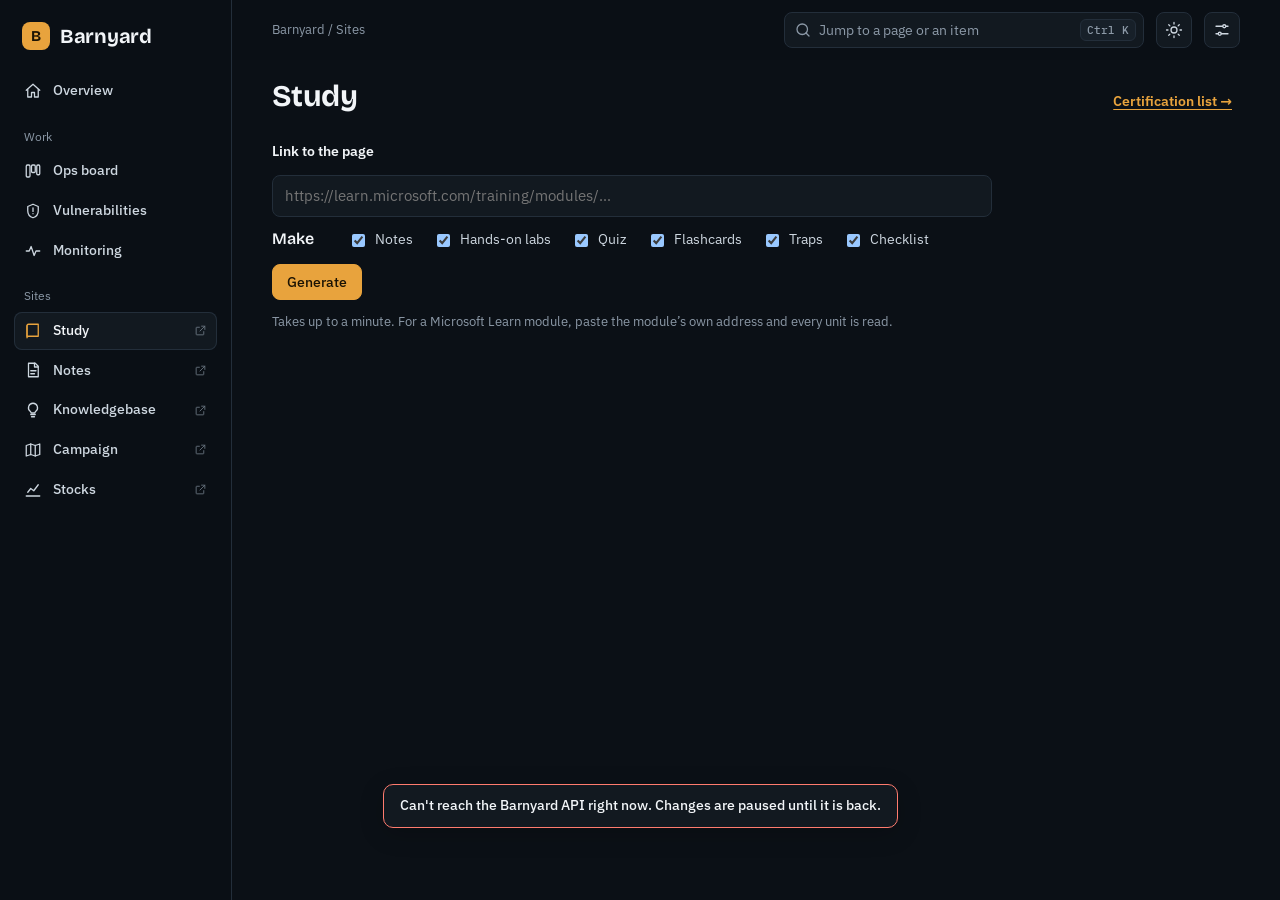
<file: index.html>
<!doctype html>
<html lang="en">
<head>
<meta charset="utf-8">
<meta name="viewport" content="width=device-width, initial-scale=1">
<meta http-equiv="Content-Security-Policy" content="default-src 'self'; connect-src 'self' https://api.barnyard.site; style-src 'self'; script-src 'self'; img-src 'self'; base-uri 'self'; form-action 'none';">
<title>Study &mdash; Barnyard</title>
<link rel="stylesheet" href="shell.css?v=2e641245">
<link rel="stylesheet" href="study.css?v=3576a0ab">
<script src="themes.js?v=4a4e1ce2"></script>
</head>
<body data-shell="study" data-wide>

<main id="page" class="content">

  <div class="page-head">
    <div>
      <h1>Study</h1>
    </div>
    <p class="nb-open"><a href="certifications.html">Certification list &rarr;</a></p>
  </div>

  <noscript><p class="gen-note">This page needs JavaScript.</p></noscript>

  <div id="gen-gate" class="gen-gate" hidden>
    <p id="gen-gate-msg"></p>
    <p><a id="gen-gate-login" class="btn" href="https://api.barnyard.site/auth/login" hidden>Log in</a></p>
  </div>

  <section id="sl-start" aria-label="Make a study lab">
    <form id="gen-form" class="gen-form" novalidate>
      <label for="gen-url">Link to the page</label>
      <input id="gen-url" type="url" inputmode="url" autocomplete="off" spellcheck="false" maxlength="500" placeholder="https://learn.microsoft.com/training/modules/&hellip;" required>
      <fieldset class="gen-kinds">
        <legend>Make</legend>
        <label><input type="checkbox" name="kind" value="notes" checked> Notes</label>
        <label><input type="checkbox" name="kind" value="labs" checked> Hands-on labs</label>
        <label><input type="checkbox" name="kind" value="quiz" checked> Quiz</label>
        <label><input type="checkbox" name="kind" value="flashcards" checked> Flashcards</label>
        <label><input type="checkbox" name="kind" value="traps" checked> Traps</label>
        <label><input type="checkbox" name="kind" value="checklist" checked> Checklist</label>
      </fieldset>
      <div class="gen-actions">
        <button type="submit" class="btn btn-primary" id="gen-go">Generate</button>
        <span class="gen-note" id="gen-hint">Takes up to a minute. For a Microsoft Learn module, paste the module&rsquo;s own address and every unit is read.</span>
      </div>
    </form>
    <p id="gen-status" class="gen-status" role="status" aria-live="polite"></p>

    <div id="sl-library" class="sl-library" hidden>
      <h2 class="sl-h">Your study labs</h2>
      <ul id="sl-sets" class="sl-sets"></ul>
      <p class="gen-note">Saved to your account, with your progress, so they are here on any device.</p>
    </div>
  </section>

  <section id="lab" class="lab" aria-label="Study lab" hidden>
    <header class="lab-top">
      <div class="lab-title">
        <p class="eyebrow" id="lab-source"></p>
        <h2 id="lab-title"></h2>
        <p class="gen-note" id="lab-sub"></p>
      </div>
      <div class="gauge" aria-live="polite">
        <svg viewBox="0 0 84 84" aria-hidden="true">
          <circle class="gauge-track" cx="42" cy="42" r="34"></circle>
          <circle class="gauge-arc" id="gauge-arc" cx="42" cy="42" r="34" transform="rotate(-90 42 42)"></circle>
        </svg>
        <div>
          <div class="gauge-label">Readiness</div>
          <div class="gauge-big" id="gauge-pct">0%</div>
          <ul class="gauge-parts" id="gauge-parts"></ul>
        </div>
      </div>
    </header>
    <nav class="lab-tabs" id="lab-tabs" role="tablist" aria-label="Sections"></nav>
    <div class="lab-views" id="lab-views"></div>
    <div class="lab-foot">
      <button type="button" class="btn" id="lab-back">&larr; All study labs</button>
      <button type="button" class="btn" id="gen-save">Save to my notes</button>
      <a class="btn" id="gen-open-note" href="notes.html" hidden>Open the note</a>
    </div>
  </section>

  <div class="sl-toast" id="sl-toast" role="status"></div>


</main>

<script src="shell.js?v=18760dce"></script>
<script src="auth-gate.js?v=a1b7693a"></script>
<script src="study.js?v=02a4d323"></script>
</body>
</html>
</file>
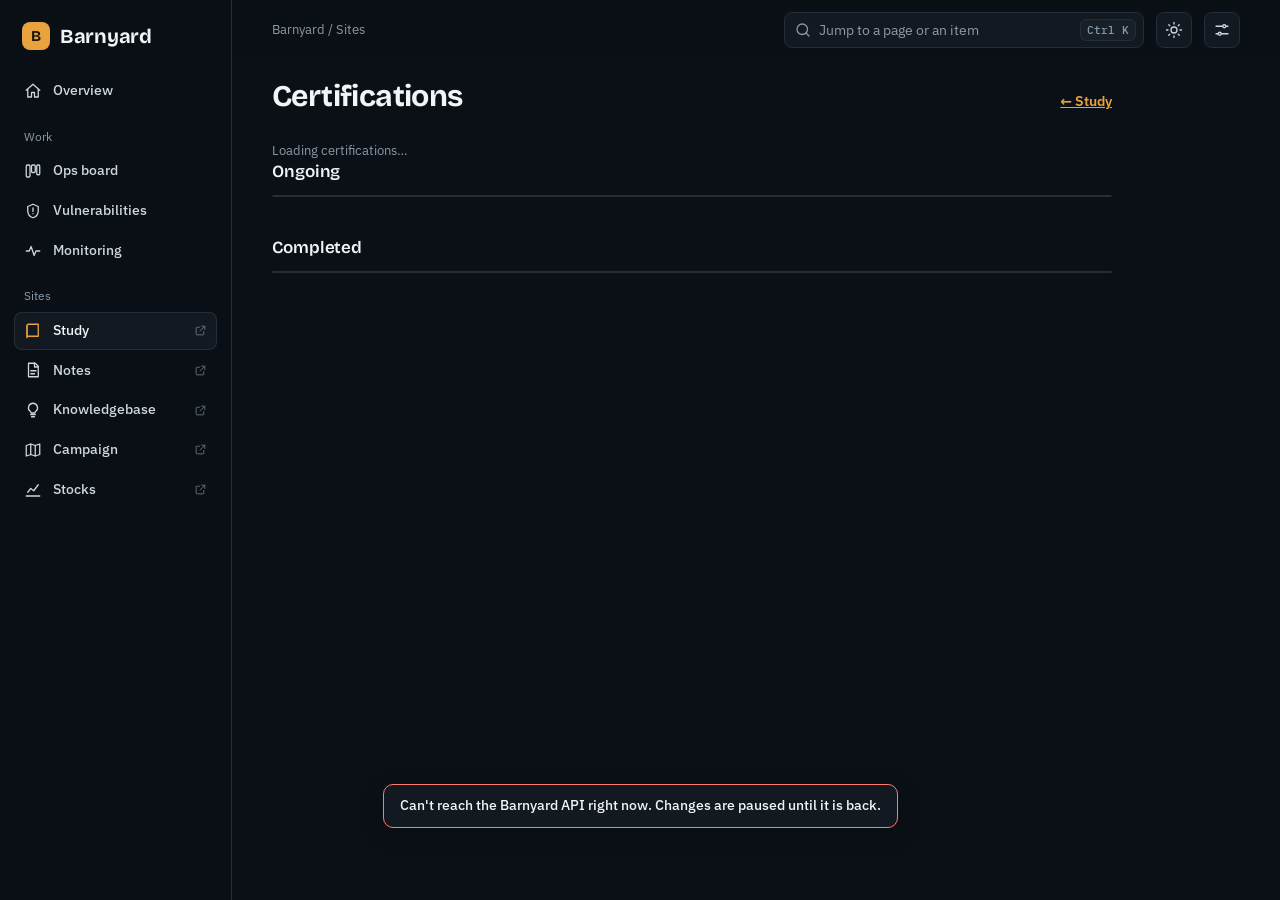
<file: certifications.html>
<!doctype html>
<html lang="en">
<head>
<meta charset="utf-8">
<meta name="viewport" content="width=device-width, initial-scale=1">
<meta http-equiv="Content-Security-Policy" content="default-src 'self'; connect-src 'self' https://api.barnyard.site; style-src 'self'; script-src 'self'; img-src 'self'; base-uri 'self'; form-action 'none';">
<title>Certifications &mdash; Barnyard Study</title>
<link rel="stylesheet" href="shell.css?v=2e641245">
<link rel="stylesheet" href="style.css?v=12bc4998">
<script src="themes.js?v=4a4e1ce2"></script>
</head>
<body data-shell="study" data-wide>

<main id="page" class="content">

  <div class="page-head">
    <div>
      <h1>Certifications</h1>
    </div>
    <p class="generated-note" id="generated-note"></p>
    <p class="nb-open"><a href="./">&larr; Study</a></p>
  </div>

  <noscript>
    <p class="cert-empty-note">This page needs JavaScript to load the certification list. You can browse the underlying Notion pages directly instead, or view this repo on <a href="https://github.com/FarmerBarnyard/study-hub">GitHub</a>.</p>
  </noscript>

  <div id="main-content">

    <p class="cert-empty-note" id="loading-note">Loading certifications&hellip;</p>

    <section class="cert-section" aria-labelledby="ongoing-heading">
      <h2 class="section-heading" id="ongoing-heading">Ongoing</h2>
      <ul class="cert-list" id="ongoing-list" role="list"></ul>
    </section>

    <section class="cert-section" aria-labelledby="completed-heading">
      <h2 class="section-heading" id="completed-heading">Completed</h2>
      <ul class="cert-list completed" id="completed-list" role="list"></ul>
    </section>

  </div>


</main>

<script src="shell.js?v=18760dce"></script>
<script src="auth-gate.js?v=a1b7693a"></script>
<script src="app.js?v=d4fdbc64"></script>
</body>
</html>
</file>
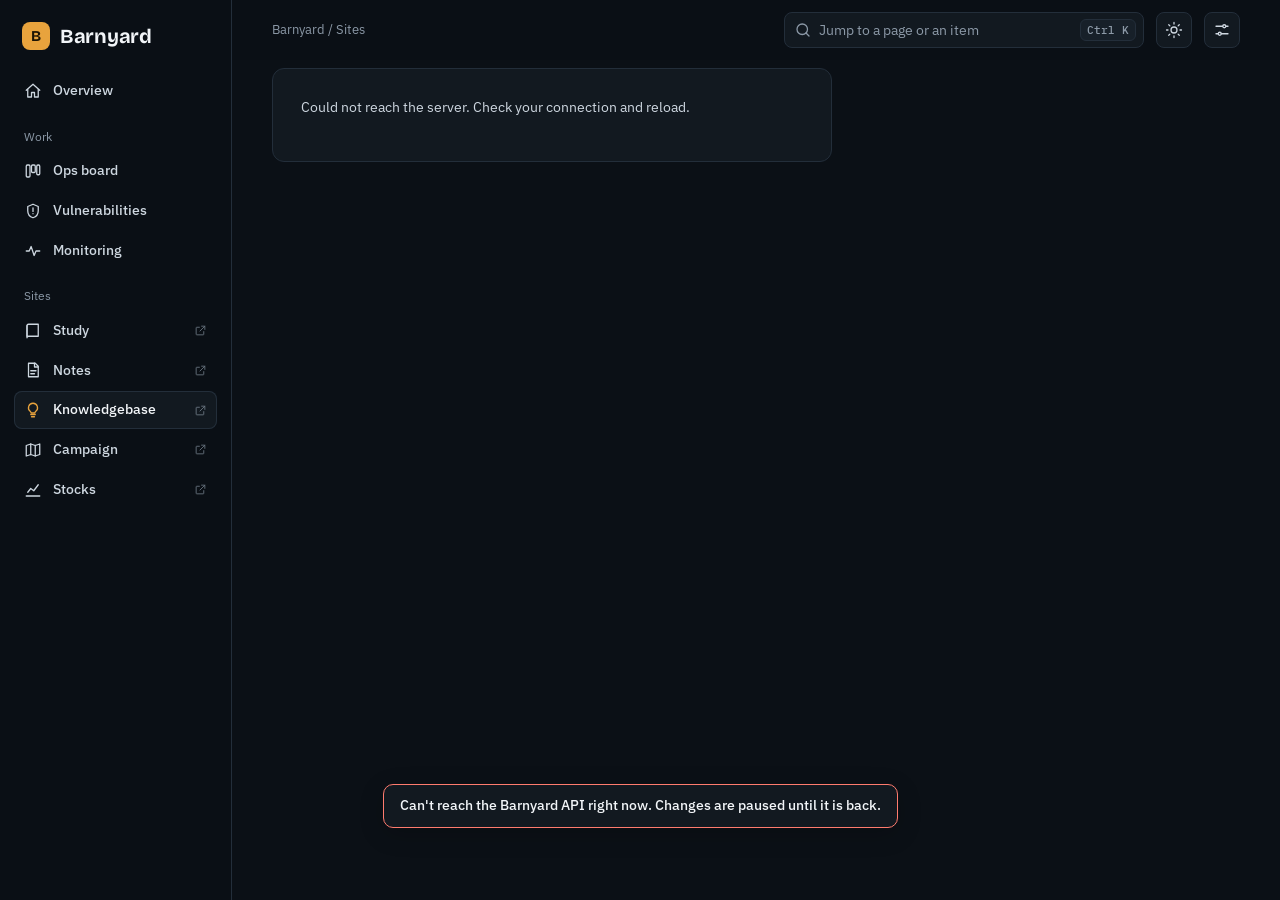
<file: knowledgebase.html>
<!doctype html>
<html lang="en">
<head>
<meta charset="utf-8">
<meta name="viewport" content="width=device-width, initial-scale=1">
<meta http-equiv="Content-Security-Policy" content="default-src 'self'; connect-src 'self' https://api.barnyard.site; style-src 'self'; script-src 'self'; img-src 'self' https://api.barnyard.site; base-uri 'self'; form-action 'none'; frame-ancestors 'none'; object-src 'none';">
<title>Knowledgebase &mdash; Barnyard Study</title>
<link rel="stylesheet" href="shell.css?v=2e641245">
<link rel="stylesheet" href="notes.css?v=f14e60d6">
<link rel="stylesheet" href="kb.css?v=be938047">
<script src="themes.js?v=4a4e1ce2"></script>
</head>
<body data-shell="kb" data-wide>

<main id="page" class="content">

  <noscript><p class="cert-empty-note">The Knowledgebase needs JavaScript.</p></noscript>

  <div id="kb-gate" class="nb-gate" hidden>
    <p id="kb-gate-msg"></p>
    <p><a id="kb-gate-login" class="btn" href="https://api.barnyard.site/auth/login" hidden>Log in</a></p>
  </div>

  <div id="kb" class="kb" hidden>
    <div id="kb-view" class="kb-view"></div>
  </div>

  <dialog id="kb-dialog" class="nb-dialog" aria-labelledby="kb-dialog-title">
    <form method="dialog" class="nb-dialog-in">
      <h2 id="kb-dialog-title"></h2>
      <div id="kb-dialog-body"></div>
      <div class="nb-dialog-foot" id="kb-dialog-foot"><button type="button" class="btn" id="kb-dialog-close">Close</button></div>
    </form>
  </dialog>


</main>

<script src="shell.js?v=18760dce"></script>
<script src="auth-gate.js?v=a1b7693a"></script>
<script src="markdown.js?v=16084133"></script>
<script src="kb-format.js?v=6b419532"></script>
<script src="kb.js?v=ed43df57"></script>
</body>
</html>
</file>
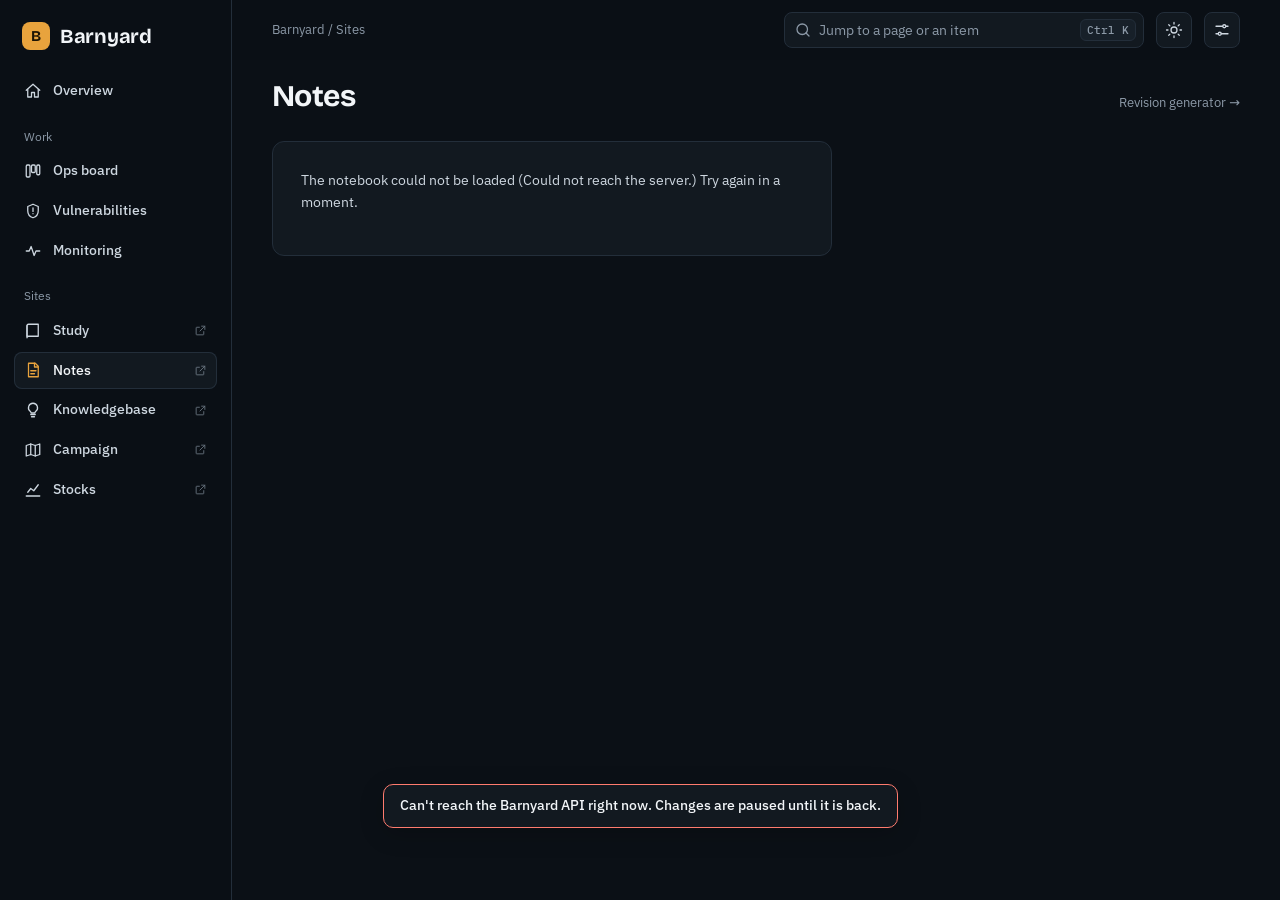
<file: notes.html>
<!doctype html>
<html lang="en">
<head>
<meta charset="utf-8">
<meta name="viewport" content="width=device-width, initial-scale=1">
<meta http-equiv="Content-Security-Policy" content="default-src 'self'; connect-src 'self' https://api.barnyard.site; style-src 'self'; script-src 'self'; img-src 'self' https://api.barnyard.site; base-uri 'self'; form-action 'none'; frame-ancestors 'none'; object-src 'none';">
<title>Notes &mdash; Barnyard Study</title>
<link rel="stylesheet" href="shell.css?v=2e641245">
<link rel="stylesheet" href="notes.css?v=f14e60d6">
<script src="themes.js?v=4a4e1ce2"></script>
</head>
<body data-shell="notes" data-wide>

<main id="page" class="content">

  <div class="page-head">
    <div>
      <h1>Notes</h1>
    </div>
    <p class="nb-back"><a href="./">Revision generator &rarr;</a></p>
  </div>

  <noscript><p class="cert-empty-note">The notebook needs JavaScript.</p></noscript>

  <div id="nb-gate" class="nb-gate" hidden>
    <p id="nb-gate-msg"></p>
    <p><a id="nb-gate-login" class="btn" href="https://api.barnyard.site/auth/login" hidden>Log in</a></p>
  </div>

  <div id="nb" class="nb" hidden>

    <aside class="nb-side" id="nb-side" aria-label="Notebook">
      <div class="nb-side-top">
        <label class="sr-only" for="nb-search">Search notes</label>
        <input id="nb-search" type="search" placeholder="Search notes" autocomplete="off" maxlength="100">
        <div class="nb-side-actions">
          <button type="button" class="btn" id="nb-new-note">New note</button>
          <button type="button" class="btn" id="nb-new-folder">New folder</button>
        </div>
        <div class="nb-side-tools">
          <button type="button" class="nb-link" id="nb-quick" title="Find a note by title (Alt+K)">Find a note</button>
          <span class="nb-spacer"></span>
          <button type="button" class="nb-link" id="nb-expand-all" title="Open every folder">Expand all</button>
          <button type="button" class="nb-link" id="nb-collapse-all" title="Close every folder">Collapse all</button>
        </div>
      </div>
      <nav id="nb-tree" class="nb-tree" aria-label="Notes"></nav>
      <div class="nb-side-foot">
        <button type="button" class="nb-link" id="nb-open-trash">Trash</button>
        <button type="button" class="nb-link" id="nb-shortcuts" title="Keyboard shortcuts (?)">Shortcuts</button>
        <button type="button" class="nb-link" id="nb-open-notebook">Notebook</button>
      </div>
    </aside>

    <section class="nb-main" aria-label="Editor">
      <button type="button" class="btn nb-side-toggle" id="nb-side-toggle" aria-expanded="true" aria-controls="nb-side">Notes list</button>

      <nav id="nb-crumbs" class="nb-crumbs" aria-label="Where this note is" hidden></nav>

      <div id="nb-empty" class="nb-empty">
        <h2>Pick a note, or start a new one</h2>
        <div class="nb-empty-actions">
          <button type="button" class="btn" id="nb-empty-note">New note</button>
          <button type="button" class="btn" id="nb-empty-folder">New folder</button>
          <button type="button" class="btn" id="nb-empty-find">Find a note <kbd>Alt+K</kbd></button>
        </div>
        <ul class="nb-tips">
          <li>Type <kbd>/</kbd> at the start of a line for headings, lists, tables and callouts.</li>
          <li>Type <kbd>[[</kbd> to link to another note.</li>
          <li>Paste or drop a screenshot to add an image; click an image to enlarge it.</li>
          <li>A web address on its own line becomes a link card.</li>
          <li>Drag a note onto a folder to move it. Press <kbd>?</kbd> for every shortcut.</li>
        </ul>
      </div>

      <div id="nb-editor" class="nb-editor" hidden>
        <div class="nb-bar">
          <label class="sr-only" for="nb-title">Title</label>
          <input id="nb-title" class="nb-title" type="text" maxlength="200" autocomplete="off" placeholder="Untitled">
          <span id="nb-status" class="nb-status" role="status" aria-live="polite"></span>
        </div>
        <div class="nb-bar nb-bar-sub">
          <span id="nb-meta" class="nb-meta"></span>
          <label class="nb-tags-label" for="nb-tags">Tags</label>
          <input id="nb-tags" class="nb-tags" type="text" maxlength="400" autocomplete="off" placeholder="azure, identity">
          <span class="nb-spacer"></span>
          <div class="nb-modes" role="group" aria-label="View">
            <button type="button" data-mode="edit" aria-pressed="false" title="The raw Markdown text only">Write</button>
            <button type="button" data-mode="split" aria-pressed="true" title="Text on the left, formatted note on the right">Split</button>
            <button type="button" data-mode="preview" aria-pressed="false" title="The formatted note only (double-click it to edit)">Read</button>
          </div>
          <button type="button" class="btn" id="nb-pin" aria-pressed="false">Pin</button>
          <button type="button" class="btn" id="nb-move">Move</button>
          <button type="button" class="btn" id="nb-history">History</button>
          <button type="button" class="btn" id="nb-download">Download .md</button>
          <a class="btn" id="nb-publish" href="knowledgebase.html#/new" title="Turn this note into an article everyone who signs in here can read">Publish&hellip;</a>
          <a class="btn" id="nb-publish-ai" href="knowledgebase.html#/new?ai=1" title="The site's own AI model rewrites this note as a Knowledgebase article, one paragraph at a time (about a minute each). You review it before anything is published.">Generate KB article (AI)</a>
          <button type="button" class="btn nb-danger" id="nb-delete">Delete</button>
        </div>
        <div id="nb-conflict" class="nb-banner" role="alert" hidden></div>
        <p id="nb-modehint" class="nb-modehint" hidden>This is the raw text, so images, code blocks and link cards show as plain Markdown. <button type="button" class="nb-link" id="nb-modehint-btn">Show it formatted</button></p>
        <div class="nb-toolbar" id="nb-toolbar" role="toolbar" aria-label="Formatting"></div>
        <div id="nb-pop" class="nb-pop" role="listbox" aria-label="Suggestions" hidden></div>
        <div class="nb-panes" id="nb-panes" data-mode="split">
          <label class="sr-only" for="nb-text">Note text (Markdown)</label>
          <textarea id="nb-text" class="nb-text" spellcheck="true" placeholder="Start writing&hellip;"></textarea>
          <div class="nb-prev-wrap">
            <details id="nb-outline" class="nb-outline" hidden><summary>Outline</summary><ol id="nb-outline-list"></ol></details>
            <article id="nb-preview" class="md" aria-label="Preview"></article>
            <section id="nb-backlinks" class="nb-backlinks" hidden><h2>Linked from</h2><ul id="nb-backlinks-list"></ul></section>
          </div>
        </div>
        <input id="nb-file" type="file" accept="image/png,image/jpeg,image/gif,image/webp" hidden>
      </div>

      <div id="nb-folder" class="nb-folder" hidden>
        <div class="nb-bar">
          <label class="sr-only" for="nb-folder-title">Folder name</label>
          <input id="nb-folder-title" class="nb-title" type="text" maxlength="200" autocomplete="off">
          <span id="nb-folder-status" class="nb-status" role="status" aria-live="polite"></span>
        </div>
        <div class="nb-bar nb-bar-sub">
          <button type="button" class="btn" id="nb-folder-note">New note here</button>
          <button type="button" class="btn" id="nb-folder-sub">New folder here</button>
          <button type="button" class="btn" id="nb-folder-move">Move</button>
          <button type="button" class="btn nb-danger" id="nb-folder-delete">Delete</button>
        </div>
        <ul id="nb-folder-list" class="nb-folder-list"></ul>
      </div>
    </section>
  </div>

  <dialog id="nb-dialog" class="nb-dialog" aria-labelledby="nb-dialog-title">
    <form method="dialog" class="nb-dialog-in">
      <h2 id="nb-dialog-title"></h2>
      <div id="nb-dialog-body"></div>
      <div class="nb-dialog-foot"><button type="button" class="btn" id="nb-dialog-close">Close</button></div>
    </form>
  </dialog>


</main>

<script src="shell.js?v=18760dce"></script>
<script src="auth-gate.js?v=a1b7693a"></script>
<script src="markdown.js?v=16084133"></script>
<script src="notes.js?v=2aa3e910"></script>
</body>
</html>
</file>
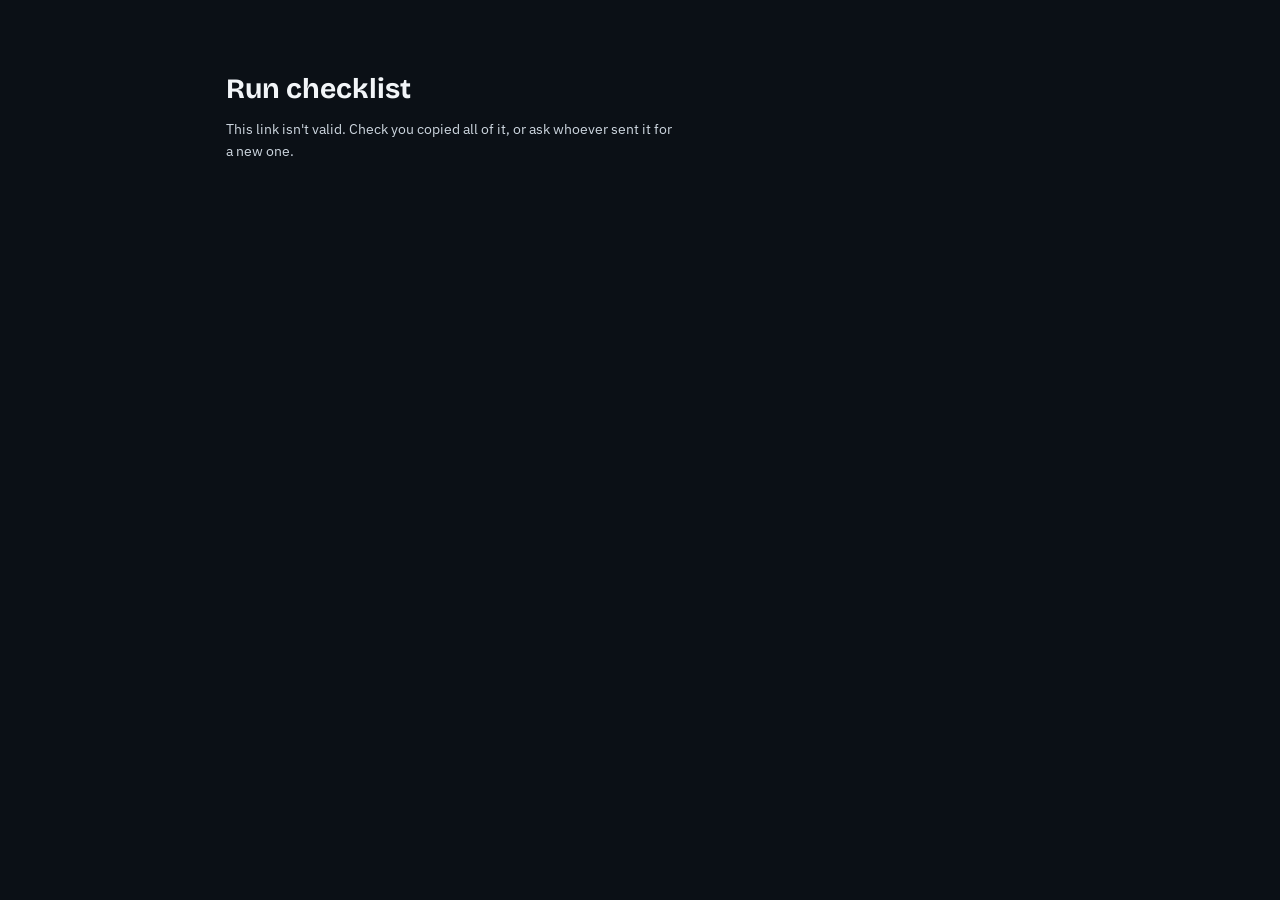
<file: run.html>
<!doctype html>
<html lang="en">
<head>
<meta charset="utf-8">
<meta name="viewport" content="width=device-width, initial-scale=1">
<meta http-equiv="Content-Security-Policy" content="default-src 'self'; connect-src https://api.barnyard.site; style-src 'self'; script-src 'self'; img-src 'self'; base-uri 'none'; form-action 'none'; frame-ancestors 'none'; object-src 'none';">
<meta name="referrer" content="no-referrer">
<meta name="robots" content="noindex, nofollow, noarchive">
<title>Run checklist — Barnyard Study</title>
<link rel="stylesheet" href="shell.css?v=2e641245">
<link rel="stylesheet" href="notes.css?v=f14e60d6">
<link rel="stylesheet" href="run.css?v=44cee574">
<script src="themes.js?v=4a4e1ce2"></script>
</head>
<body class="run-page">

<main id="page" class="run-main">

  <noscript><p class="run-gate">This checklist needs JavaScript.</p></noscript>

  <div id="run-gate" class="run-gate" hidden>
    <h1>Run checklist</h1>
    <p id="run-gate-msg"></p>
  </div>

  <div id="run" class="run" hidden>
    <header class="run-head">
      <p class="run-kicker">Run checklist</p>
      <h1 id="run-title"></h1>
      <p id="run-label" class="run-label" hidden></p>
      <p id="run-by" class="run-dim"></p>
      <div class="run-progress">
        <progress id="run-bar" max="100" value="0"></progress>
        <span id="run-count" aria-live="polite"></span>
      </div>
      <p id="run-complete" class="run-complete" hidden></p>
      <div class="run-who-row">
        <label class="run-name">Your first name <input id="run-name" type="text" maxlength="40" autocomplete="given-name" placeholder="Shown beside the steps you tick"></label>
        <button type="button" class="btn" id="run-print">Print</button>
      </div>
      <p class="run-dim run-share">Anyone with this link can see this checklist and tick steps, and everyone sees the same ticks. Don't write passwords or keys here. <span id="run-expiry"></span></p>
    </header>

    <p id="run-msg" class="run-msg" role="status" hidden></p>

    <section id="run-fields-wrap" class="run-fields-wrap" hidden>
      <h2 class="run-h">Details for the emails</h2>
      <p class="run-dim">Fill these in once; every email below uses them.</p>
      <div id="run-fields" class="run-fields"></div>
    </section>

    <div id="run-body" class="run-body"></div>
  </div>

</main>

<script src="markdown.js?v=16084133"></script>
<script src="run.js?v=8d57ddbe"></script>
</body>
</html>
</file>
<file: shell.css>
/* Shared look for every barnyard.site page: colour tokens, the page shell
   (sidebar, top bar, Settings panel), page backgrounds and the widgets.

   Colours are tokens on :root. Amber is the default set below; themes.js
   overrides the twelve colour tokens on <html> when another theme is chosen,
   and sets data-theme to "light" or "dark" (absent = follow the device).
   Nothing here uses an inline style or a remote resource: the site's CSP
   allows only 'self'. Backgrounds are pure CSS gradients for the same reason.

   NOTE: like auth-gate.js, this file is hand-copied into each site's repo.
   Keep the copies identical. */

/* ---------- fonts (served from this repo; open-licensed) ---------- */
@font-face { font-family: "Bricolage Grotesque"; src: url("fonts/bricolage-grotesque-var.woff2") format("woff2"); font-weight: 200 800; font-style: normal; font-display: swap; }
@font-face { font-family: "IBM Plex Sans"; src: url("fonts/ibm-plex-sans-400.woff2") format("woff2"); font-weight: 400; font-style: normal; font-display: swap; }
@font-face { font-family: "IBM Plex Sans"; src: url("fonts/ibm-plex-sans-500.woff2") format("woff2"); font-weight: 500; font-style: normal; font-display: swap; }
@font-face { font-family: "IBM Plex Sans"; src: url("fonts/ibm-plex-sans-600.woff2") format("woff2"); font-weight: 600; font-style: normal; font-display: swap; }
@font-face { font-family: "IBM Plex Mono"; src: url("fonts/ibm-plex-mono-400.woff2") format("woff2"); font-weight: 400; font-style: normal; font-display: swap; }
@font-face { font-family: "IBM Plex Mono"; src: url("fonts/ibm-plex-mono-500.woff2") format("woff2"); font-weight: 500; font-style: normal; font-display: swap; }

/* ---------- tokens ---------- */
:root {
  --bg: #f0f3f6; --panel: #ffffff; --panel-2: #f5f7f9; --line: #dce2e9;
  --fg: #2a3540; --fg-strong: #0e1720; --fg-dim: #586674;
  --accent: #a85f00; --accent-ink: #ffffff; --accent-soft: rgba(168, 95, 0, .10);
  --attn: #6446d6; --attn-soft: rgba(100, 70, 214, .09);
  /* Status colours belong to the status, not the theme. */
  --ok: #17794d; --ok-soft: rgba(23, 121, 77, .10);
  --alert: #bd3326; --alert-soft: rgba(189, 51, 38, .09);
  --info: #1d63b8; --info-soft: rgba(29, 99, 184, .09);
  --lift: 0 1px 0 rgba(15, 25, 35, .04), 0 18px 40px -24px rgba(15, 25, 35, .28);
  --font-display: "Bricolage Grotesque", "Segoe UI", system-ui, sans-serif;
  --font-body: "IBM Plex Sans", "Segoe UI", system-ui, sans-serif;
  --font-mono: "IBM Plex Mono", ui-monospace, "SFMono-Regular", Menlo, Consolas, monospace;
  --side-w: 232px; --row-gap: 44px; --col-gap: 36px; --need-pad: 16px; --card-pad: 12px 13px; --hero-gap: 36px; --base: 14px;
}
:root[data-density="compact"] { --row-gap: 26px; --col-gap: 24px; --need-pad: 9px; --card-pad: 9px 11px; --hero-gap: 22px; --base: 13px; }
:root[data-sidebar="icons"] { --side-w: 68px; }
@media (prefers-color-scheme: dark) {
  :root:not([data-theme="light"]) {
    --bg: #0b1016; --panel: #121920; --panel-2: #172029; --line: #232e3a;
    --fg: #ced7e0; --fg-strong: #f2f5f8; --fg-dim: #8c99a7;
    --accent: #e8a33d; --accent-ink: #1b1304; --accent-soft: rgba(232, 163, 61, .12);
    --attn: #a891ff; --attn-soft: rgba(168, 145, 255, .12);
    --ok: #4cc38a; --ok-soft: rgba(76, 195, 138, .12);
    --alert: #ff7b6e; --alert-soft: rgba(255, 123, 110, .12);
    --info: #6aaaf0; --info-soft: rgba(106, 170, 240, .13);
    --lift: 0 1px 0 rgba(255, 255, 255, .03), 0 22px 44px -26px rgba(0, 0, 0, .75); color-scheme: dark;
  }
}
:root[data-theme="dark"] {
  --bg: #0b1016; --panel: #121920; --panel-2: #172029; --line: #232e3a;
  --fg: #ced7e0; --fg-strong: #f2f5f8; --fg-dim: #8c99a7;
  --accent: #e8a33d; --accent-ink: #1b1304; --accent-soft: rgba(232, 163, 61, .12);
  --attn: #a891ff; --attn-soft: rgba(168, 145, 255, .12);
  --ok: #4cc38a; --ok-soft: rgba(76, 195, 138, .12);
  --alert: #ff7b6e; --alert-soft: rgba(255, 123, 110, .12);
  --info: #6aaaf0; --info-soft: rgba(106, 170, 240, .13);
  --lift: 0 1px 0 rgba(255, 255, 255, .03), 0 22px 44px -26px rgba(0, 0, 0, .75); color-scheme: dark;
}
/* Names the older widget scripts' markup was styled with. */
:root {
  --text: var(--fg); --text-dim: var(--fg-dim); --text-bright: var(--fg-strong);
  --surface: var(--panel); --surface-2: var(--panel-2); --border: var(--line);
  --amber: var(--accent); --amber-dim: color-mix(in srgb, var(--accent) 60%, var(--bg)); --amber-bg: var(--accent-soft);
  --up: var(--ok); --down: var(--alert); --stale-text: var(--fg-dim);
}

* { box-sizing: border-box; }
html, body { min-height: 100%; }
body { margin: 0; background: var(--bg); color: var(--fg); font: var(--base)/1.55 var(--font-body); }
[hidden] { display: none !important; }
button, input, select, textarea { font: inherit; color: inherit; }
a { color: inherit; }
h1, h2, h3, p { margin: 0; }
svg.i { width: 18px; height: 18px; flex: none; stroke: currentColor; fill: none; stroke-width: 1.7; stroke-linecap: round; stroke-linejoin: round; }
:focus-visible { outline: 2px solid var(--accent); outline-offset: 2px; }
.mono { font-family: var(--font-mono); font-variant-numeric: tabular-nums; }
.dim { color: var(--fg-dim); }
.sr-only { position: absolute; width: 1px; height: 1px; padding: 0; margin: -1px; overflow: hidden; clip: rect(0, 0, 0, 0); white-space: nowrap; border: 0; }

/* ---------- page backgrounds (pure CSS, drawn by .bgx-<id>) ---------- */
.bg { position: fixed; inset: 0; z-index: 0; pointer-events: none; }
:root[data-bgs="subtle"] .bg { opacity: .5; } :root[data-bgs="medium"] .bg { opacity: .85; } :root[data-bgs="strong"] .bg { opacity: 1; }
.bgx-glow { background: radial-gradient(60% 55% at 88% -8%, color-mix(in srgb, var(--accent) 42%, transparent), transparent 72%), radial-gradient(50% 45% at -6% 104%, color-mix(in srgb, var(--attn) 34%, transparent), transparent 70%); }
.bgx-mesh { background: radial-gradient(40% 40% at 12% 18%, color-mix(in srgb, var(--accent) 36%, transparent), transparent 70%), radial-gradient(38% 40% at 86% 22%, color-mix(in srgb, var(--attn) 32%, transparent), transparent 70%), radial-gradient(44% 44% at 70% 92%, color-mix(in srgb, var(--info) 32%, transparent), transparent 70%), radial-gradient(36% 36% at 6% 86%, color-mix(in srgb, var(--ok) 24%, transparent), transparent 70%); }
.bgx-aurora { background: linear-gradient(112deg, transparent 12%, color-mix(in srgb, var(--accent) 34%, transparent) 34%, color-mix(in srgb, var(--attn) 32%, transparent) 50%, color-mix(in srgb, var(--info) 30%, transparent) 66%, transparent 88%), radial-gradient(60% 50% at 20% 100%, color-mix(in srgb, var(--attn) 20%, transparent), transparent 70%); background-size: 160% 70%, 100% 100%; background-repeat: no-repeat; background-position: 30% 0, 0 0; -webkit-mask-image: linear-gradient(180deg, #000 20%, transparent 95%); mask-image: linear-gradient(180deg, #000 20%, transparent 95%); }
.bgx-spotlight { background: radial-gradient(34% 42% at 50% -6%, color-mix(in srgb, var(--fg-strong) 22%, transparent), transparent 72%), radial-gradient(80% 62% at 50% -12%, color-mix(in srgb, var(--accent) 36%, transparent), transparent 74%); }
.bgx-horizon { background: linear-gradient(180deg, transparent 30%, color-mix(in srgb, var(--accent) 26%, transparent) 75%, color-mix(in srgb, var(--attn) 38%, transparent) 100%), repeating-linear-gradient(180deg, transparent 0 22px, color-mix(in srgb, var(--accent) 12%, transparent) 22px 23px); }
.bgx-dots { background-image: radial-gradient(color-mix(in srgb, var(--fg-dim) 60%, transparent) 1.2px, transparent 1.6px); background-size: 24px 24px; -webkit-mask-image: linear-gradient(180deg, #000, transparent 85%); mask-image: linear-gradient(180deg, #000, transparent 85%); }
.bgx-grid { background-image: linear-gradient(color-mix(in srgb, var(--fg-dim) 38%, transparent) 1px, transparent 1px), linear-gradient(90deg, color-mix(in srgb, var(--fg-dim) 38%, transparent) 1px, transparent 1px); background-size: 44px 44px; -webkit-mask-image: radial-gradient(90% 80% at 50% 0%, #000 10%, transparent 80%); mask-image: radial-gradient(90% 80% at 50% 0%, #000 10%, transparent 80%); }
.bgx-blueprint { background-image: linear-gradient(color-mix(in srgb, var(--info) 40%, transparent) 1px, transparent 1px), linear-gradient(90deg, color-mix(in srgb, var(--info) 40%, transparent) 1px, transparent 1px), linear-gradient(color-mix(in srgb, var(--info) 18%, transparent) 1px, transparent 1px), linear-gradient(90deg, color-mix(in srgb, var(--info) 18%, transparent) 1px, transparent 1px); background-size: 110px 110px, 110px 110px, 22px 22px, 22px 22px; -webkit-mask-image: radial-gradient(100% 90% at 50% 0%, #000 10%, transparent 82%); mask-image: radial-gradient(100% 90% at 50% 0%, #000 10%, transparent 82%); }
.bgx-ledger { background-image: linear-gradient(90deg, transparent calc(var(--side-w) + 24px), color-mix(in srgb, var(--alert) 46%, transparent) calc(var(--side-w) + 24px), color-mix(in srgb, var(--alert) 46%, transparent) calc(var(--side-w) + 25px), transparent calc(var(--side-w) + 25px)), repeating-linear-gradient(180deg, transparent 0 31px, color-mix(in srgb, var(--fg-dim) 28%, transparent) 31px 32px); }
.bgx-stripes { background: repeating-linear-gradient(135deg, transparent 0 16px, color-mix(in srgb, var(--fg-dim) 30%, transparent) 16px 17px); -webkit-mask-image: linear-gradient(180deg, #000, transparent 90%); mask-image: linear-gradient(180deg, #000, transparent 90%); }
.bgx-lattice { background: repeating-linear-gradient(45deg, transparent 0 13px, color-mix(in srgb, var(--fg-dim) 26%, transparent) 13px 14px), repeating-linear-gradient(-45deg, transparent 0 13px, color-mix(in srgb, var(--fg-dim) 26%, transparent) 13px 14px); -webkit-mask-image: linear-gradient(180deg, #000, transparent 90%); mask-image: linear-gradient(180deg, #000, transparent 90%); }
.bgx-scales { background-image: radial-gradient(circle at 50% 100%, transparent 0 13px, color-mix(in srgb, var(--fg-dim) 36%, transparent) 13px 14px, transparent 14px), radial-gradient(circle at 50% 100%, transparent 0 13px, color-mix(in srgb, var(--fg-dim) 36%, transparent) 13px 14px, transparent 14px); background-size: 28px 14px, 28px 14px; background-position: 0 0, 14px 7px; -webkit-mask-image: linear-gradient(180deg, #000, transparent 88%); mask-image: linear-gradient(180deg, #000, transparent 88%); }
.bgx-beams { background: repeating-linear-gradient(90deg, transparent 0 22px, color-mix(in srgb, var(--accent) 34%, transparent) 22px 24px, transparent 24px 41px, color-mix(in srgb, var(--attn) 28%, transparent) 41px 42px, transparent 42px 64px); -webkit-mask-image: linear-gradient(180deg, #000, transparent 82%); mask-image: linear-gradient(180deg, #000, transparent 82%); }
.bgx-ripples { background: repeating-radial-gradient(circle at 92% -6%, transparent 0 38px, color-mix(in srgb, var(--accent) 40%, transparent) 38px 39px), repeating-radial-gradient(circle at -4% 104%, transparent 0 46px, color-mix(in srgb, var(--attn) 34%, transparent) 46px 47px); -webkit-mask-image: linear-gradient(180deg, #000 30%, rgba(0,0,0,.35)); mask-image: linear-gradient(180deg, #000 30%, rgba(0,0,0,.35)); }
.bgx-radar { background: repeating-radial-gradient(circle at 80% 20%, transparent 0 64px, color-mix(in srgb, var(--accent) 34%, transparent) 64px 65px), linear-gradient(90deg, transparent calc(80% - .5px), color-mix(in srgb, var(--accent) 28%, transparent) calc(80% - .5px), color-mix(in srgb, var(--accent) 28%, transparent) calc(80% + .5px), transparent calc(80% + .5px)), linear-gradient(180deg, transparent calc(20% - .5px), color-mix(in srgb, var(--accent) 28%, transparent) calc(20% - .5px), color-mix(in srgb, var(--accent) 28%, transparent) calc(20% + .5px), transparent calc(20% + .5px)), conic-gradient(from 190deg at 80% 20%, color-mix(in srgb, var(--accent) 26%, transparent), transparent 55deg); -webkit-mask-image: radial-gradient(90% 90% at 80% 20%, #000 20%, transparent 90%); mask-image: radial-gradient(90% 90% at 80% 20%, #000 20%, transparent 90%); }
.bgx-contours { background: repeating-radial-gradient(ellipse 70% 45% at 18% 28%, transparent 0 24px, color-mix(in srgb, var(--accent) 34%, transparent) 24px 25px), repeating-radial-gradient(ellipse 50% 75% at 86% 78%, transparent 0 28px, color-mix(in srgb, var(--attn) 32%, transparent) 28px 29px), repeating-radial-gradient(ellipse 40% 30% at 62% 8%, transparent 0 30px, color-mix(in srgb, var(--info) 24%, transparent) 30px 31px); }
.bgx-rays { background: repeating-conic-gradient(from 180deg at 100% 0%, color-mix(in srgb, var(--accent) 30%, transparent) 0 3deg, transparent 3deg 9deg); -webkit-mask-image: radial-gradient(85% 95% at 100% 0%, #000 5%, transparent 78%); mask-image: radial-gradient(85% 95% at 100% 0%, #000 5%, transparent 78%); }

/* ---------- shell ---------- */
.app { position: relative; z-index: 1; display: grid; grid-template-columns: var(--side-w) minmax(0, 1fr); min-height: 100vh; }
.side { position: sticky; top: 0; height: 100vh; align-self: start; display: flex; flex-direction: column; gap: 22px; padding: 22px 14px 16px; border-right: 1px solid var(--line); background: color-mix(in srgb, var(--bg) 70%, transparent); backdrop-filter: blur(6px); }
.brand { display: flex; align-items: center; gap: 10px; padding: 0 8px; text-decoration: none; }
.brand-mark { width: 28px; height: 28px; border-radius: 8px; background: var(--accent); color: var(--accent-ink); display: grid; place-items: center; font: 700 15px var(--font-display); flex: none; }
.brand-name { font: 700 20px/1 var(--font-display); letter-spacing: -.015em; color: var(--fg-strong); }
.nav { display: flex; flex-direction: column; gap: 2px; }
.nav-group { margin: 16px 10px 4px; font-size: 12px; color: var(--fg-dim); }
.nav a { display: flex; align-items: center; gap: 11px; padding: 8px 10px; border-radius: 8px; text-decoration: none; color: var(--fg); font-weight: 500; position: relative; }
.nav a:hover { background: var(--panel-2); }
.nav a[aria-current="page"] { background: var(--panel); color: var(--fg-strong); box-shadow: inset 0 0 0 1px var(--line); }
.nav a[aria-current="page"] svg:first-child { color: var(--accent); }
.nav .badge { margin-left: auto; min-width: 20px; padding: 0 6px; text-align: center; font: 500 11px/18px var(--font-mono); border-radius: 9px; background: var(--attn); color: var(--bg); }
.side-foot { margin-top: auto; display: flex; flex-direction: column; gap: 10px; }
.auth-status { display: flex; align-items: center; gap: 8px; flex-wrap: wrap; font-size: 13px; padding: 8px; color: var(--fg-dim); }
.auth-login-link { font-weight: 600; color: var(--accent); }
.auth-logout-btn { height: 28px; padding: 0 10px; border-radius: 8px; border: 1px solid var(--line); background: var(--panel); color: var(--fg-strong); cursor: pointer; font-size: 12.5px; font-weight: 500; }
.auth-logout-btn:hover { background: var(--panel-2); }
:root[data-sidebar="icons"] .lbl, :root[data-sidebar="icons"] .nav-group, :root[data-sidebar="icons"] .brand-name, :root[data-sidebar="icons"] .auth-status, :root[data-sidebar="icons"] .nav .ext { display: none; }
:root[data-sidebar="icons"] .side { padding-inline: 10px; align-items: center; }
:root[data-sidebar="icons"] .nav a { justify-content: center; }
:root[data-sidebar="icons"] .nav .badge { position: absolute; top: 0; right: 0; margin: 0; min-width: 16px; font-size: 10px; line-height: 16px; padding: 0 4px; }
.nav .ext { margin-left: auto; width: 13px; height: 13px; color: var(--fg-dim); opacity: .7; }
.icon-btn { display: inline-grid; place-items: center; width: 36px; height: 36px; border-radius: 8px; border: 1px solid var(--line); background: var(--panel); cursor: pointer; color: var(--fg); }
.icon-btn:hover { background: var(--panel-2); }

.main { min-width: 0; }
.top { position: sticky; top: 0; z-index: 5; display: flex; align-items: center; gap: 12px; padding: 12px 40px; background: color-mix(in srgb, var(--bg) 80%, transparent); backdrop-filter: blur(8px); }
.crumb { font-size: 13px; color: var(--fg-dim); white-space: nowrap; }
.top-spacer { flex: 1; }
.search { position: relative; width: min(360px, 40vw); }
.search > svg { position: absolute; left: 10px; top: 50%; transform: translateY(-50%); color: var(--fg-dim); pointer-events: none; }
.search input { width: 100%; height: 36px; padding: 0 12px 0 34px; border-radius: 8px; border: 1px solid var(--line); background: var(--panel); }
.search input::placeholder { color: var(--fg-dim); }
.results { position: absolute; top: calc(100% + 6px); left: 0; right: 0; max-height: 360px; overflow-y: auto; padding: 6px; border-radius: 12px; border: 1px solid var(--line); background: var(--panel); box-shadow: var(--lift); z-index: 20; }
.results .grp { padding: 6px 8px 2px; font-size: 12px; color: var(--fg-dim); }
.results button { display: flex; align-items: center; justify-content: space-between; gap: 10px; width: 100%; padding: 8px; border: 0; border-radius: 8px; background: none; text-align: left; cursor: pointer; }
.results button:hover, .results button[aria-selected="true"] { background: var(--panel-2); }
.results .none { padding: 12px 8px; color: var(--fg-dim); }
.pal-key { position: absolute; right: 8px; top: 50%; transform: translateY(-50%); padding: 1px 6px; border: 1px solid var(--line); border-radius: 6px; background: var(--panel-2); color: var(--fg-dim); font: 500 11px/18px var(--font-mono); pointer-events: none; }
.search input:focus ~ .pal-key, .search input:not(:placeholder-shown) ~ .pal-key { display: none; }

/* ---------- command palette (Ctrl+K) ---------- */
.pal-back { position: fixed; inset: 0; z-index: 70; display: flex; justify-content: center; align-items: flex-start; padding: 12vh 16px 16px; background: color-mix(in srgb, var(--bg) 55%, transparent); backdrop-filter: blur(3px); }
.pal-back[hidden] { display: none; }
.pal { width: min(620px, 100%); max-height: 70vh; display: flex; flex-direction: column; border: 1px solid var(--line); border-radius: 14px; background: var(--panel); box-shadow: var(--lift); overflow: hidden; }
.pal-input { width: 100%; height: 48px; padding: 0 16px; border: 0; border-bottom: 1px solid var(--line); border-radius: 0; background: transparent; color: var(--fg-strong); font-size: 15px; }
.pal-input:focus-visible { outline: none; box-shadow: inset 0 -2px 0 var(--accent); }
.pal-list { overflow-y: auto; padding: 6px; }
.pal-grp { padding: 8px 10px 2px; font-size: 12px; color: var(--fg-dim); }
.pal-row { display: flex; align-items: center; justify-content: space-between; gap: 12px; width: 100%; padding: 9px 10px; border: 0; border-radius: 8px; background: none; color: var(--fg); text-align: left; cursor: pointer; }
.pal-row:hover { background: var(--panel-2); }
.pal-row[aria-selected="true"] { background: var(--panel-2); box-shadow: inset 2px 0 0 var(--accent); }
.pal-title { min-width: 0; overflow-wrap: anywhere; }
.pal-note { padding: 12px 10px; color: var(--fg-dim); }
.pal-foot { padding: 8px 14px; border-top: 1px solid var(--line); font-size: 12px; }
@media (max-width: 860px) { .pal-key, .pal-foot { display: none; } .pal-back { padding-top: 8vh; } }
.content { padding: 8px 40px 64px; max-width: 1320px; }
.page-head { display: flex; align-items: flex-end; justify-content: space-between; gap: 16px; flex-wrap: wrap; margin: 12px 0 28px; }
.page-head h1 { font: 700 30px/1.1 var(--font-display); letter-spacing: -.02em; color: var(--fg-strong); text-wrap: balance; }
.page-head p { color: var(--fg-dim); margin-top: 8px; max-width: 64ch; }

/* ---------- primitives ---------- */
.lift { background: var(--panel); border: 1px solid var(--line); border-radius: 14px; box-shadow: var(--lift); }
.box { background: var(--panel); border: 1px solid var(--line); border-radius: 8px; }
.sec-head { display: flex; align-items: baseline; justify-content: space-between; gap: 10px; margin-bottom: 12px; }
.sec-head h2 { font: 600 17px/1.3 var(--font-display); letter-spacing: -.005em; color: var(--fg-strong); }
.sec-head .sub, .sec-head a { font-size: 13px; color: var(--fg-dim); }
a.sub { text-decoration: none; } a.sub:hover { color: var(--fg-strong); text-decoration: underline; }
.btn { display: inline-flex; align-items: center; justify-content: center; gap: 7px; height: 36px; padding: 0 14px; border-radius: 8px; border: 1px solid var(--line); background: var(--panel); cursor: pointer; font-weight: 500; text-decoration: none; color: var(--fg-strong); white-space: nowrap; }
.btn:hover:not(:disabled) { background: var(--panel-2); }
.btn:disabled, select:disabled, textarea:disabled, input:disabled { opacity: .5; cursor: not-allowed; }
.btn-primary { background: var(--accent); border-color: var(--accent); color: var(--accent-ink); }
.btn-primary:hover:not(:disabled) { background: var(--accent); filter: brightness(1.08); }
.btn-sm { height: 30px; padding: 0 11px; font-size: 13px; }
.btn-quiet { background: transparent; color: var(--fg-dim); }
.chip { display: inline-flex; align-items: center; gap: 5px; padding: 1px 8px; border-radius: 999px; font-size: 12px; font-weight: 500; line-height: 20px; background: var(--panel-2); color: var(--fg-dim); border: 1px solid var(--line); white-space: nowrap; }
.chip.ok { color: var(--ok); background: var(--ok-soft); border-color: transparent; }
.chip.attn { color: var(--attn); background: var(--attn-soft); border-color: transparent; }
.chip.alert { color: var(--alert); background: var(--alert-soft); border-color: transparent; }
.chip.info { color: var(--info); background: var(--info-soft); border-color: transparent; }
.chip.accent { color: var(--accent); background: var(--accent-soft); border-color: transparent; }
.st { display: inline-flex; align-items: center; gap: 7px; font-size: 13px; color: var(--fg); white-space: nowrap; }
.st i { width: 8px; height: 8px; border-radius: 50%; background: var(--fg-dim); flex: none; }
.st.ok i { background: var(--ok); } .st.info i { background: var(--info); } .st.attn i { background: var(--attn); } .st.alert i { background: var(--alert); }
.st.hollow i { background: none; box-shadow: inset 0 0 0 1.5px var(--fg-dim); }
.live { display: inline-flex; align-items: center; gap: 7px; font-size: 13px; color: var(--ok); font-weight: 500; white-space: nowrap; }
.live::before { content: ""; width: 8px; height: 8px; border-radius: 50%; background: currentColor; animation: pulse 2.4s ease-in-out infinite; }
.live.is-reconnecting, .live.is-connecting { color: var(--accent); }
.live.is-reconnecting::before, .live.is-connecting::before { animation-duration: .9s; }
.live.is-offline { color: var(--alert); }
.live.is-offline::before { animation: none; }
@keyframes pulse { 50% { opacity: .3; } }
/* Bottom-left, small and click-through: a passing note ("Look: Poster") must never sit over the page or the open
   Settings panel (right edge). On a phone it rides above the bottom navigation bar. */
.toast { position: fixed; left: 16px; bottom: 16px; padding: 8px 14px; font-size: 14px; border-radius: 10px; background: var(--fg-strong); color: var(--bg); font-weight: 500; z-index: 60; opacity: 0; pointer-events: none; transition: opacity .2s; max-width: min(360px, calc(100vw - 32px)); overflow-wrap: anywhere; }
.toast.show { opacity: 1; }
/* The API cannot be reached (shell.js, "API fallback"): old data is on screen and changes are paused. */
.api-banner { position: fixed; inset-inline: 16px; bottom: 72px; margin-inline: auto; width: max-content; max-width: min(720px, calc(100vw - 32px)); display: flex; align-items: center; gap: 12px; padding: 10px 16px; border-radius: 10px; background: var(--panel); color: var(--fg-strong); border: 1px solid var(--alert); box-shadow: 0 6px 24px rgba(0, 0, 0, .18); font-weight: 500; z-index: 59; }
@media (max-width: 860px) { .api-banner { bottom: calc(88px + env(safe-area-inset-bottom, 0px)); } }
.api-banner[hidden] { display: none; }
.api-banner.is-back { border-color: var(--ok); }
.api-banner button { flex: none; border: 1px solid var(--line); background: var(--panel-2); color: var(--fg-strong); border-radius: 8px; padding: 6px 12px; font: inherit; font-weight: 600; cursor: pointer; min-height: 32px; }
.api-banner button:hover { border-color: var(--accent); }
.api-banner button:focus-visible { outline: 2px solid var(--accent); outline-offset: 1px; }
.empty { padding: 32px 18px; text-align: center; color: var(--fg-dim); }
.empty b { display: block; color: var(--fg-strong); margin-bottom: 4px; }

/* ---------- Overview ---------- */
.hero { margin: 20px 0 var(--hero-gap); max-width: 880px; }
.hero h1 { font: 700 clamp(32px, 4.4vw, 48px)/1.04 var(--font-display); letter-spacing: -.028em; color: var(--fg-strong); text-wrap: balance; }
.hero p { margin-top: 14px; font-size: 16px; color: var(--fg-dim); max-width: 60ch; }
.ov-status { display: flex; flex-wrap: wrap; gap: 8px; margin: calc(var(--hero-gap) * -0.5) 0 var(--hero-gap); }
.ov-status a.chip { text-decoration: none; }
.ov-status .chip-btn { font: inherit; font-size: 12px; font-weight: 500; cursor: pointer; border: 1px solid var(--line); background: transparent; color: var(--fg); }
.ov-status .chip-btn:hover:not(:disabled) { border-color: var(--accent); }
.ov-status .chip-btn:focus-visible { outline: 2px solid var(--accent); outline-offset: 1px; }
.ov-status .chip-btn.attn { border-color: transparent; }
.ov-status .chip-btn:disabled { opacity: .6; cursor: progress; }
.ov-bell { margin: 0 0 var(--hero-gap); max-width: 880px; border: 1px solid var(--line); border-radius: var(--radius, 10px); padding: 6px 16px 10px; }
.ov-bell-head { display: flex; align-items: center; justify-content: space-between; gap: 12px; padding: 8px 0; }
.ov-bell-head h2 { font: 600 15px var(--font-display); color: var(--fg-strong); }
.ov-bell ul { list-style: none; margin: 0; padding: 0; }
.ov-bell li { display: flex; align-items: baseline; justify-content: space-between; gap: 14px; padding: 8px 0; border-top: 1px solid var(--line); font-size: 14px; }
.ov-bell li.dim { display: block; color: var(--fg-dim); }
.ov-bell li a, .ov-bell li > span:first-child { color: var(--fg); text-decoration: none; }
.ov-bell li.unread a, .ov-bell li.unread > span:first-child { color: var(--fg-strong); font-weight: 600; }
.ov-bell li.attn a { color: var(--attn); }
.ov-bell li.alert a { color: var(--alert); }
.ov-bell .when { color: var(--fg-dim); font-size: 12px; white-space: nowrap; }
.ov-capture { display: flex; flex-wrap: wrap; align-items: center; gap: 8px; max-width: 880px; margin: 0 0 var(--hero-gap); }
.ov-capture input { flex: 1 1 260px; min-width: 0; font: inherit; font-size: 15px; padding: 8px 12px; border-radius: var(--radius, 10px); border: 1px solid var(--line); background: var(--surface, transparent); color: var(--fg-strong); }
.ov-capture select { font: inherit; font-size: 14px; padding: 8px 10px; border-radius: var(--radius, 10px); border: 1px solid var(--line); background: var(--surface, transparent); color: var(--fg-strong); }
.ov-capture input:focus-visible, .ov-capture select:focus-visible { outline: 2px solid var(--accent); outline-offset: 1px; }
.ov-capture .dim { font-size: 13px; }
.sr-only { position: absolute; width: 1px; height: 1px; overflow: hidden; clip: rect(0 0 0 0); white-space: nowrap; }
.ov-expiry { margin: 0 0 var(--hero-gap); max-width: 880px; }
.ov-expiry h2 { display: flex; align-items: baseline; gap: 14px; font: 600 12px var(--font-body, inherit); letter-spacing: .08em; text-transform: uppercase; color: var(--fg-dim); margin-bottom: 6px; }
.ov-expiry h2 a { font-weight: 500; letter-spacing: 0; text-transform: none; color: var(--fg-dim); font-size: 13px; }
.ov-expiry ul { list-style: none; margin: 0; padding: 0; }
.ov-expiry li { display: grid; grid-template-columns: 1fr auto auto; gap: 14px; align-items: center; padding: 8px 0; border-top: 1px solid var(--line); font-size: 14px; }
.ov-expiry li:first-child { border-top: 0; }
.ov-expiry li a { color: var(--fg-strong); text-decoration: none; font-weight: 500; }
.ov-expiry li .when { color: var(--fg-dim); font-size: 13px; font-variant-numeric: tabular-nums; }
.ov-expiry li.dim { display: block; color: var(--fg-dim); }
.widgets { display: grid; grid-template-columns: repeat(4, minmax(0, 1fr)); gap: var(--row-gap) var(--col-gap); align-items: start; }
.w { min-width: 0; container-type: inline-size; }
.w[data-size="1"] { grid-column: span 1; } .w[data-size="2"] { grid-column: span 2; } .w[data-size="4"] { grid-column: span 4; }
.w:not(.lift) { border-top: 1px solid var(--line); padding-top: 18px; }
.all-hidden { grid-column: 1 / -1; padding: 36px 0; color: var(--fg-dim); }
.need { list-style: none; margin: 0; padding: 4px 22px; }
.need li { display: grid; grid-template-columns: 1fr auto; gap: 4px 16px; align-items: center; padding: var(--need-pad) 0; border-top: 1px solid var(--line); }
.need li:first-child { border-top: 0; }
.need b { color: var(--fg-strong); font-weight: 600; font-size: 15px; }
.need p { grid-column: 1; color: var(--fg-dim); font-size: 13px; max-width: 60ch; }
.need .acts { grid-column: 2; grid-row: 1 / span 2; display: flex; gap: 6px; }
.need-head { padding: 18px 22px 0; display: flex; align-items: baseline; justify-content: space-between; gap: 10px; }
.need-head h2 { font: 600 17px var(--font-display); color: var(--fg-strong); }
.need-head a { font-size: 13px; color: var(--fg-dim); text-decoration: none; }
.need-head a:hover { color: var(--fg-strong); text-decoration: underline; }
@container (max-width: 520px) { .need li { grid-template-columns: 1fr; } .need .acts { grid-column: 1; grid-row: auto; margin-top: 6px; } }
.spine { list-style: none; margin: 0; padding: 0 0 0 18px; position: relative; }
.spine::before { content: ""; position: absolute; left: 4px; top: 8px; bottom: 8px; width: 1px; background: var(--line); }
.spine li { position: relative; padding: 0 0 18px 4px; cursor: pointer; }
.spine li::before { content: ""; position: absolute; left: -18px; top: 6px; width: 9px; height: 9px; border-radius: 50%; background: var(--accent); box-shadow: 0 0 0 4px var(--bg); }
.spine li.by-you::before { background: var(--info); }
.spine .t { color: var(--fg); }
.spine .t b { color: var(--fg-strong); font-weight: 600; }
.spine .n { display: -webkit-box; -webkit-line-clamp: 1; -webkit-box-orient: vertical; overflow: hidden; font-size: 13px; color: var(--fg-dim); }
.spine .when { font-size: 12px; color: var(--fg-dim); }
.spine li:hover .t b { color: var(--accent); }
.spine.enter li { animation: rise .5s cubic-bezier(.2, .7, .2, 1) both; animation-delay: calc(var(--i) * 80ms); }
@keyframes rise { from { opacity: 0; transform: translateY(8px); } to { opacity: 1; transform: none; } }
.row-item { display: flex; align-items: center; justify-content: space-between; gap: 12px; padding: 9px 0; border: 0; border-top: 1px solid var(--line); cursor: pointer; background: none; width: 100%; text-align: left; }
.row-item:first-of-type { border-top: 0; padding-top: 0; }
.row-item { text-decoration: none; color: inherit; }
.toast button { margin-left: 10px; border: 0; background: none; color: inherit; font-weight: 700; text-decoration: underline; cursor: pointer; min-height: 30px; }
.hub-footer { margin-top: 48px; padding-top: 16px; border-top: 1px solid var(--line); font-size: 13px; max-width: 84ch; }
.row-item b { color: var(--fg-strong); font-weight: 500; }
.row-item:hover b { color: var(--accent); }
.quick { display: flex; gap: 6px; flex-wrap: wrap; margin: 0; padding: 0; list-style: none; }
.quick a { display: inline-flex; align-items: center; gap: 6px; min-height: 30px; padding: 0 12px; border-radius: 999px; border: 1px solid var(--line); text-decoration: none; font-size: 13px; background: color-mix(in srgb, var(--bg) 60%, transparent); }
.quick a:hover { background: var(--panel); }
.quick .i { width: 13px; height: 13px; }

/* markets (live-prices.js fills the data-live-* elements) */
.market-price { display: block; font: 500 30px/1.1 var(--font-mono); color: var(--fg-strong); letter-spacing: -.02em; }
.market-change { display: block; margin-top: 6px; font: 500 14px var(--font-mono); color: var(--fg-dim); }
.market-change.up { color: var(--ok); } .market-change.down { color: var(--alert); }
.market-price.stale, .market-change.stale, .market-change.stale.up, .market-change.stale.down { color: var(--fg-dim); }
.market-asof { display: block; margin-top: 6px; font-size: 12.5px; color: var(--fg); }
.market-asof.stale { color: var(--fg-dim); }
.live-dot { display: inline-block; width: 8px; height: 8px; border-radius: 50%; background: var(--fg-dim); }
.live-dot.live-ok { background: var(--ok); animation: pulse 1.6s ease-in-out infinite; }
.live-dot.live-stale { background: color-mix(in srgb, var(--accent) 60%, var(--bg)); animation: none; }

/* weather (glance-widgets.js renders into #weather-body) */
.weather-status { color: var(--fg-dim); font-size: 13px; }
.weather-main { display: flex; align-items: baseline; gap: 10px; }
.weather-icon { font-size: 1.6rem; line-height: 1; }
.weather-temp { font-family: var(--font-mono); font-size: 1.5rem; font-weight: 500; color: var(--fg-strong); }
.weather-cond { color: var(--fg); font-size: .95rem; }
.weather-asof { color: var(--fg-dim); font-size: 12px; margin-top: 4px; }
.weather-locate-btn, .week-retry-btn { height: 30px; padding: 0 12px; border-radius: 8px; border: 1px solid var(--line); background: var(--panel); color: var(--fg-strong); cursor: pointer; font-size: 13px; font-weight: 500; }
.weather-locate-btn:hover, .week-retry-btn:hover { background: var(--panel-2); }
.weather-forecast { list-style: none; display: flex; flex-wrap: nowrap; gap: 4px; margin: 12px 0 0; padding: 0; width: 100%; }
.weather-forecast-day { flex: 1; min-width: 0; display: flex; flex-direction: column; align-items: center; gap: 2px; padding: 6px 2px; border-radius: 8px; }
.weather-forecast-day-name { font-size: 11px; font-weight: 500; color: var(--fg-dim); max-width: 100%; overflow: hidden; white-space: nowrap; }
.weather-forecast-icon { font-size: 1.1rem; line-height: 1; }
.weather-forecast-temps { display: flex; flex-direction: column; align-items: center; font-family: var(--font-mono); font-size: 11.5px; white-space: nowrap; }
.weather-forecast-high { color: var(--fg-strong); font-weight: 500; }
.weather-forecast-low { color: var(--fg-dim); }

/* this week (glance-widgets.js renders into #week-days / #week-status) */
.week-days { list-style: none; display: flex; gap: 2px; margin: 0; padding: 0; }
.week-day { flex: 1; min-width: 0; display: flex; flex-direction: column; align-items: center; gap: 4px; padding: 8px 2px; border-radius: 8px; border: 1px solid transparent; }
.week-day-name { font-size: 12px; color: var(--fg-dim); }
.week-day-num { font: 500 16px var(--font-mono); color: var(--fg-strong); }
.week-day.is-today { background: var(--accent-soft); }
.week-day.is-today .week-day-name, .week-day.is-today .week-day-num { color: var(--accent); }
.week-day-events { list-style: none; display: flex; flex-direction: column; gap: 2px; margin: 2px 0 0; padding: 0; width: 100%; }
.week-day-event { font-size: 11px; line-height: 1.25; color: var(--fg-dim); text-align: center; overflow: hidden; text-overflow: ellipsis; white-space: nowrap; max-width: 100%; }
.week-day.is-today .week-day-event { color: var(--accent); }
.week-status { color: var(--fg-dim); font-size: 13px; margin-top: 12px; display: flex; align-items: center; gap: 8px; flex-wrap: wrap; }
.week-status:empty { display: none; }
.week-range { font-size: 13px; color: var(--fg-dim); }

/* to-do (todo-widget.js) */
.todo-form { display: flex; gap: 8px; }
.todo-input, .watch-input { flex: 1; min-width: 0; height: 36px; padding: 0 10px; border-radius: 8px; border: 1px solid var(--line); background: var(--panel); }
.todo-input::placeholder { color: var(--fg-dim); }
.todo-add-btn { height: 36px; padding: 0 14px; border-radius: 8px; border: 1px solid var(--line); background: var(--panel); color: var(--fg-strong); cursor: pointer; font-weight: 500; }
.todo-add-btn:hover { background: var(--panel-2); }
.todo-list { list-style: none; display: flex; flex-direction: column; gap: 2px; margin: 10px 0 0; padding: 0; }
.todo-list:empty { display: none; }
.todo-item { display: flex; align-items: center; gap: 8px; padding: 4px 0; }
.todo-checkbox { flex: 0 0 auto; width: 16px; height: 16px; accent-color: var(--accent); cursor: pointer; }
.todo-text { flex: 1; min-width: 0; color: var(--fg); word-break: break-word; cursor: pointer; }
.todo-text.is-done { color: var(--fg-dim); text-decoration: line-through; }
.todo-remove-btn { flex: 0 0 auto; width: 26px; height: 26px; display: flex; align-items: center; justify-content: center; border-radius: 8px; border: 1px solid transparent; background: transparent; color: var(--fg-dim); cursor: pointer; }
.todo-remove-btn:hover { color: var(--alert); border-color: var(--line); }
.todo-empty, .todo-status { color: var(--fg-dim); font-size: 13px; margin-top: 10px; }
.todo-empty:empty, .todo-status:empty { display: none; }

/* ---------- Settings panel (non-modal, so the page changes beside it) ---------- */
.settings { position: fixed; top: 0; right: 0; bottom: 0; width: min(560px, 100vw); background: var(--panel); border-left: 1px solid var(--line); box-shadow: var(--lift); z-index: 45; transform: translateX(104%); visibility: hidden; transition: transform .24s ease, visibility .24s; display: flex; flex-direction: column; }
.settings.open { transform: none; visibility: visible; }
.st-head { display: flex; align-items: center; justify-content: space-between; gap: 12px; padding: 18px 22px 12px; }
.st-head h2 { font: 700 22px var(--font-display); letter-spacing: -.015em; color: var(--fg-strong); }
.st-tabs { display: flex; gap: 4px; padding: 0 22px; border-bottom: 1px solid var(--line); overflow-x: auto; }
.st-tabs button { height: 40px; padding: 0 14px; border: 0; border-bottom: 2px solid transparent; margin-bottom: -1px; background: none; cursor: pointer; font-weight: 500; color: var(--fg-dim); white-space: nowrap; }
.st-tabs button[aria-selected="true"] { color: var(--fg-strong); border-bottom-color: var(--accent); }
.st-body { overflow-y: auto; padding: 20px 22px 24px; display: flex; flex-direction: column; gap: 28px; flex: 1; }
.st-foot { display: flex; align-items: center; justify-content: space-between; gap: 12px; flex-wrap: wrap; padding: 12px 22px; border-top: 1px solid var(--line); font-size: 13px; color: var(--fg-dim); }
.sync-note { flex: 1 1 220px; min-width: 0; }
.sync-note a { color: var(--accent); text-underline-offset: 2px; }
.link-btn { appearance: none; background: none; border: 0; padding: 0; font: inherit; color: var(--accent); text-decoration: underline; text-underline-offset: 2px; cursor: pointer; }
.link-btn:focus-visible { outline: 2px solid var(--accent); outline-offset: 2px; border-radius: 3px; }
fieldset { border: 0; margin: 0; padding: 0; min-width: 0; }
legend { padding: 0; font: 600 16px var(--font-display); color: var(--fg-strong); margin-bottom: 4px; }
.hint { font-size: 13px; color: var(--fg-dim); margin-bottom: 12px; max-width: 52ch; }
.seg { display: inline-flex; padding: 3px; border-radius: 10px; background: var(--panel-2); border: 1px solid var(--line); flex-wrap: wrap; }
.seg label { position: relative; }
.seg input { position: absolute; opacity: 0; inset: 0; cursor: pointer; margin: 0; }
.seg span { display: inline-flex; align-items: center; height: 30px; padding: 0 14px; border-radius: 7px; font-weight: 500; color: var(--fg-dim); cursor: pointer; }
.seg input:checked + span { background: var(--panel); color: var(--fg-strong); box-shadow: 0 0 0 1px var(--line); }
.seg input:focus-visible + span { outline: 2px solid var(--accent); outline-offset: 1px; }
fieldset fieldset { margin-top: 20px; }
.sub-legend { font: 600 14px var(--font-body); margin: 0 0 6px; color: var(--fg-strong); }
.tiles { display: grid; grid-template-columns: repeat(auto-fill, minmax(92px, 1fr)); gap: 10px; }
.tile-group { font-size: 13px; color: var(--fg-dim); margin: 16px 0 8px; }
.tile-group:first-of-type { margin-top: 0; }
.tile { position: relative; display: block; cursor: pointer; }
.tile input { position: absolute; opacity: 0; inset: 0; cursor: pointer; margin: 0; }
.tile-card { display: flex; flex-direction: column; gap: 8px; padding: 8px; border-radius: 12px; border: 1px solid var(--line); background: var(--panel-2); transition: border-color .12s; }
.tile:hover .tile-card { border-color: var(--fg-dim); }
.tile input:checked + .tile-card { border-color: var(--fg-strong); box-shadow: 0 0 0 1px var(--fg-strong); }
.tile input:focus-visible + .tile-card { outline: 2px solid var(--accent); outline-offset: 2px; }
.swatch { display: grid; grid-template-columns: 22px 1fr; height: 58px; border-radius: 8px; overflow: hidden; border: 1px solid rgba(128, 128, 128, .28); }
.swatch .s-side { padding: 6px 4px; display: flex; flex-direction: column; gap: 3px; }
.swatch .s-side i { display: block; height: 4px; border-radius: 2px; }
.swatch .s-main { padding: 7px; display: flex; flex-direction: column; gap: 4px; }
.swatch .s-main i { display: block; height: 5px; border-radius: 3px; width: 70%; }
.swatch .s-main i:first-child { width: 42%; opacity: .8; }
.swatch .s-row { display: flex; gap: 4px; margin-top: auto; align-items: center; }
.swatch .s-row b { width: 22px; height: 8px; border-radius: 3px; }
.swatch .s-row u { width: 8px; height: 8px; border-radius: 50%; }
.tile-name { font-weight: 500; color: var(--fg-strong); display: flex; align-items: center; justify-content: space-between; gap: 6px; padding: 0 2px; }
.tile-name svg { width: 14px; height: 14px; stroke-width: 2.4; opacity: 0; }
.tile input:checked + .tile-card .tile-name svg { opacity: 1; }
.thumb { height: 58px; border-radius: 8px; background-color: var(--bg); border: 1px solid var(--line); }
.tiles-looks { grid-template-columns: repeat(auto-fill, minmax(150px, 1fr)); }
.tile-note { font-size: 12px; line-height: 1.35; color: var(--fg-dim); padding: 0 2px; }
.tile-off .tile-card { opacity: .62; border-style: dashed; }
.tile-off, .tile-off input { cursor: not-allowed; }
.tile-link { color: var(--accent); text-decoration: underline; }
.look-thumb { position: relative; height: 70px; border-radius: 8px; overflow: hidden; background: var(--bg); border: 1px solid var(--line); }
.look-thumb i { position: absolute; display: block; border-radius: 1px; }
:root[data-look-pending] body { visibility: hidden; }
.preset-row { display: flex; gap: 8px; flex-wrap: wrap; margin-bottom: 14px; }
.wlist { list-style: none; margin: 0; padding: 0; display: flex; flex-direction: column; gap: 6px; }
.wrow { display: grid; grid-template-columns: auto 1fr auto auto; gap: 10px; align-items: center; padding: 8px 10px; border: 1px solid var(--line); border-radius: 10px; background: var(--panel-2); }
.wrow.off { opacity: .6; }
.wrow .nm { font-weight: 500; color: var(--fg-strong); min-width: 0; }
.wrow select { height: 30px; border-radius: 7px; border: 1px solid var(--line); background: var(--panel); padding: 0 6px; }
.mv { display: inline-flex; gap: 2px; }
.mv button { width: 28px; height: 28px; border-radius: 7px; border: 1px solid var(--line); background: var(--panel); cursor: pointer; display: grid; place-items: center; }
.mv button:disabled { opacity: .35; cursor: default; }
.mv svg { width: 14px; height: 14px; }
.sw-toggle { position: relative; width: 38px; height: 22px; flex: none; }
.sw-toggle input { position: absolute; inset: 0; opacity: 0; cursor: pointer; margin: 0; }
.sw-toggle i { position: absolute; inset: 0; border-radius: 999px; background: var(--line); transition: background .15s; pointer-events: none; }
.sw-toggle i::after { content: ""; position: absolute; top: 3px; left: 3px; width: 16px; height: 16px; border-radius: 50%; background: var(--panel); transition: transform .15s; box-shadow: 0 1px 2px rgba(0, 0, 0, .3); }
.sw-toggle input:checked + i { background: var(--accent); }
.sw-toggle input:checked + i::after { transform: translateX(16px); background: var(--accent-ink); }
.sw-toggle input:focus-visible + i { outline: 2px solid var(--accent); outline-offset: 2px; }
.opt-row { display: flex; align-items: center; justify-content: space-between; gap: 16px; padding: 10px 0; }
.opt-row b { display: block; color: var(--fg-strong); font-weight: 500; }
.opt-row .d { font-size: 13px; color: var(--fg-dim); }

/* ---------- responsive ---------- */
@media (max-width: 1180px) {
  .widgets { grid-template-columns: repeat(2, minmax(0, 1fr)); }
  .w[data-size="4"] { grid-column: span 2; }
}
@media (max-width: 860px) {
  .app { grid-template-columns: 1fr; }
  .side, :root[data-sidebar="icons"] .side { position: fixed; z-index: 20; inset: auto 0 0 0; height: auto; flex-direction: row; padding: 6px 8px calc(6px + env(safe-area-inset-bottom, 0px)); border-right: 0; border-top: 1px solid var(--line); gap: 0; background: var(--bg); }
  .brand, .nav-group, .side-foot, .nav .ext { display: none; }
  .nav { flex-direction: row; width: 100%; justify-content: space-around; }
  :root[data-sidebar="icons"] .lbl { display: inline; }
  .nav a, :root[data-sidebar="icons"] .nav a { flex-direction: column; gap: 2px; font-size: 11px; padding: 6px 8px; min-width: 56px; }
  .nav .badge, :root[data-sidebar="icons"] .nav .badge { position: absolute; top: 0; right: 4px; margin: 0; }
  .top, .content { padding-inline: 16px; }
  .content { padding-bottom: 96px; }
  .toast { bottom: calc(76px + env(safe-area-inset-bottom, 0px)); }
  .page-head h1 { font-size: 26px; }
  .crumb { display: none; }
  .search { flex: 1; width: auto; }
  .widgets { grid-template-columns: 1fr; }
  .w[data-size="1"], .w[data-size="2"], .w[data-size="4"] { grid-column: span 1; }
  /* touch: 44px targets */
  .btn, .btn-sm, .icon-btn, .tabs button, .quick a, .toast button, .seg span, .st-tabs button, .mv button, .wrow select, .weather-locate-btn, .week-retry-btn, .todo-add-btn, .auth-logout-btn { min-height: 44px; }
  .icon-btn, .mv button { min-width: 44px; }
  .todo-input, .search input, .fld select, .fld input { min-height: 44px; }
  .todo-remove-btn { width: 44px; height: 44px; }
  .todo-item { padding: 0; }
  .sec-head a.sub, .need-head a { display: inline-flex; align-items: center; min-height: 44px; }
  .sw-toggle { width: 46px; height: 28px; } .sw-toggle i::after { width: 22px; height: 22px; } .sw-toggle input:checked + i::after { transform: translateX(18px); }
  .wrow { grid-template-columns: auto 1fr; } .wrow .mv, .wrow select { grid-column: 2; }
}
@media (max-width: 620px) { .live { display: none; } }
@media (max-width: 360px) { .weather-forecast-day-name { font-size: 9px; } }
@media (prefers-reduced-motion: reduce) {
  .live::before, .live-dot.live-ok, .spine.enter li { animation: none; }
  .settings, .toast, .tile-card, .sw-toggle i, .sw-toggle i::after { transition: none; }
}

/* ---------- very wide screens ---------- */
/* From 1900px wide, a page that opts in with <body data-wide> may grow past the 1320px cap, so a
   large monitor is not left a third empty. The cap stays for every other page. What a page does with
   the room (a rail, more columns) is its own stylesheet's business; the shared part is the cap and the
   hub's widget grid: six columns at about the width four had, so more widgets sit side by side
   and nothing gets bigger. A full-width widget takes half the row, beside the last short row. */
@media (min-width: 1900px) {
  body[data-wide] .content { max-width: 2140px; }
  body[data-wide] .widgets { grid-template-columns: repeat(6, minmax(0, 1fr)); }
  body[data-wide] .w[data-size="4"] { grid-column: span 3; }
}
</file>
<file: study.css>
/* Study page (index.html): the study lab's own layout. Colours, type and the sidebar come from
   shell.css and the theme (themes.js), so every theme and light/dark works without anything here.
   No inline styles and nothing remote: the page's CSP allows only 'self'. Widths of bars and the
   gauge are set from script through the style object, which the CSP allows. */

.content { max-width: 1040px; }
.page-head .nb-open { font-weight: 600; align-self: flex-end; font-size: 14px; }
.page-head .nb-open a { color: var(--accent); text-underline-offset: 3px; }
.eyebrow { font: 500 12px var(--font-mono); letter-spacing: .08em; text-transform: uppercase; color: var(--fg-dim); margin: 0; }

.btn { display: inline-flex; align-items: center; justify-content: center; gap: 6px; min-height: 36px; padding: 0 14px; border-radius: 8px; border: 1px solid var(--line); background: var(--panel); color: var(--fg-strong); cursor: pointer; font: 500 14px var(--font-body); text-decoration: none; }
.btn:hover:not(:disabled) { background: var(--panel-2); }
.btn:disabled { opacity: .5; cursor: not-allowed; }
.btn:focus-visible, .lab-tab:focus-visible, .opt:focus-visible, .flip:focus-visible, .sl-topic:focus-visible, .sl-set-open:focus-visible, summary:focus-visible { outline: 2px solid var(--accent); outline-offset: 2px; }
.btn-primary { background: var(--accent); border-color: var(--accent); color: var(--accent-ink); }
.btn-primary:hover:not(:disabled) { background: var(--accent); filter: brightness(1.08); }
.btn-quiet { background: transparent; color: var(--fg-dim); }
.btn-danger { background: var(--alert); border-color: var(--alert); color: #fff; }
.btn[hidden] { display: none; }
.sl-small { min-height: 30px; padding: 0 10px; font-size: 13px; }

.gen-note { color: var(--fg-dim); font-size: 13px; margin: 0; }
.gen-gate { padding: 18px 20px; border: 1px solid var(--line); border-radius: 12px; background: var(--panel); max-width: 620px; display: flex; flex-direction: column; gap: 10px; margin-bottom: 16px; }
.gen-gate p { margin: 0; }
.gen-gate[hidden], [hidden] { display: none; }

.gen-form { display: flex; flex-direction: column; gap: 12px; max-width: 720px; }
.gen-form > label { font-weight: 600; color: var(--fg-strong); }
.gen-form input[type="url"] { width: 100%; box-sizing: border-box; min-height: 42px; padding: 0 12px; border-radius: 8px; border: 1px solid var(--line); background: var(--panel); color: var(--fg-strong); font: 15px var(--font-body); }
.gen-form input[type="url"]:focus-visible { outline: 2px solid var(--accent); outline-offset: 1px; }
.gen-kinds { border: 0; margin: 0; padding: 0; display: flex; gap: 6px 20px; flex-wrap: wrap; align-items: center; }
.gen-kinds legend { font-weight: 600; color: var(--fg-strong); padding: 0; margin-right: 14px; float: left; }
.gen-kinds label { display: inline-flex; align-items: center; gap: 7px; cursor: pointer; }
.gen-actions { display: flex; align-items: center; gap: 12px; flex-wrap: wrap; }
.gen-status { min-height: 1.4em; margin: 14px 0 0; color: var(--fg-dim); }

/* the library of labs */
.sl-library { margin-top: 30px; max-width: 720px; }
.sl-h { font: 600 17px/1.3 var(--font-display); color: var(--fg-strong); margin: 0 0 10px; }
.sl-sets { list-style: none; margin: 0 0 8px; padding: 0; display: flex; flex-direction: column; gap: 8px; }
.sl-set { display: flex; align-items: center; gap: 8px; }
.sl-set-open { flex: 1; min-width: 0; text-align: left; display: flex; flex-direction: column; gap: 2px; padding: 11px 14px; border-radius: 10px; border: 1px solid var(--line); background: var(--panel); color: var(--fg); cursor: pointer; font: inherit; }
.sl-set-open:hover { border-color: var(--accent); }
.sl-set-title { font-weight: 600; color: var(--fg-strong); overflow-wrap: anywhere; }
.sl-set-meta { font-size: 13px; color: var(--fg-dim); }

/* the lab */
.lab-top { display: grid; grid-template-columns: minmax(0, 1fr) auto; gap: 24px; align-items: end; margin-bottom: 18px; }
.lab-title h2 { font: 700 clamp(24px, 4vw, 34px)/1.1 var(--font-display); letter-spacing: -.015em; color: var(--fg-strong); margin: 6px 0 8px; text-wrap: balance; overflow-wrap: anywhere; }
.gauge { display: flex; gap: 14px; align-items: center; background: var(--panel); border: 1px solid var(--line); border-radius: 14px; padding: 14px 18px; }
.gauge svg { width: 84px; height: 84px; flex: none; }
.gauge-track { fill: none; stroke: var(--line); stroke-width: 9; }
.gauge-arc { fill: none; stroke: var(--accent); stroke-width: 9; stroke-linecap: round; stroke-dasharray: 213.6; stroke-dashoffset: 213.6; transition: stroke-dashoffset .4s; }
.gauge-arc.is-good { stroke: var(--ok); }
.gauge-label { font-size: 13px; color: var(--fg-dim); }
.gauge-big { font: 800 28px var(--font-display); font-variant-numeric: tabular-nums; color: var(--fg-strong); }
.gauge-parts { list-style: none; margin: 4px 0 0; padding: 0; font: 12px var(--font-mono); color: var(--fg-dim); }

.lab-tabs { position: sticky; top: 56px; z-index: 4; display: flex; gap: 4px; overflow-x: auto; scrollbar-width: none; background: var(--panel); border: 1px solid var(--line); border-radius: 10px; padding: 0 6px; margin-bottom: 22px; }
.lab-tab { font: 600 14px var(--font-body); color: var(--fg-dim); background: none; border: 0; padding: 13px 12px; border-bottom: 3px solid transparent; cursor: pointer; white-space: nowrap; }
.lab-tab:hover { color: var(--fg-strong); }
.lab-tab[aria-selected="true"] { color: var(--fg-strong); border-bottom-color: var(--accent); }
.lab-view { display: flex; flex-direction: column; gap: 18px; }
.lab-foot { display: flex; gap: 10px; flex-wrap: wrap; margin-top: 28px; padding-top: 16px; border-top: 1px solid var(--line); }
.sl-panel { background: var(--panel); border: 1px solid var(--line); border-radius: 14px; padding: 20px; display: flex; flex-direction: column; gap: 12px; }
.sl-panel h2, .sl-panel h3, .lab-view > h2 { margin: 0; font: 700 18px/1.3 var(--font-display); color: var(--fg-strong); }
.sl-panel p { margin: 0; }
.sl-row { display: flex; gap: 12px; align-items: center; flex-wrap: wrap; }
.sl-between { justify-content: space-between; }
.sl-strong { font-weight: 600; color: var(--fg-strong); }
.sl-facts { margin: 0; padding-left: 20px; display: flex; flex-direction: column; gap: 4px; }

/* overview: one card per topic */
.sl-grid { display: grid; grid-template-columns: repeat(auto-fill, minmax(220px, 1fr)); gap: 12px; }
.sl-topic { text-align: left; display: flex; flex-direction: column; gap: 6px; padding: 14px; border-radius: 12px; border: 1px solid var(--line); background: var(--panel); color: var(--fg); cursor: pointer; font: inherit; }
.sl-topic:hover { border-color: var(--accent); }
.sl-topic-n { font: 600 12px var(--font-mono); color: var(--accent); }
.sl-topic-t { font: 700 16px/1.25 var(--font-display); color: var(--fg-strong); overflow-wrap: anywhere; }
.bar { height: 6px; border-radius: 3px; background: var(--line); overflow: hidden; }
.bar i { display: block; height: 100%; width: 0; background: var(--accent); transition: width .4s; }

/* notes */
.sl-detail { border: 1px solid var(--line); border-radius: 12px; background: var(--panel); }
.sl-detail summary { list-style: none; cursor: pointer; padding: 14px 16px; display: flex; gap: 12px; align-items: center; justify-content: space-between; }
.sl-detail summary::-webkit-details-marker { display: none; }
.sl-sum { display: flex; gap: 10px; align-items: center; min-width: 0; }
.sl-sum h3 { margin: 0; font: 700 17px/1.3 var(--font-display); color: var(--fg-strong); overflow-wrap: anywhere; }
.sl-arrow { transition: transform .2s; color: var(--fg-dim); font-family: var(--font-mono); }
.sl-detail[open] .sl-arrow { transform: rotate(90deg); }
.sl-mark { display: inline-flex; align-items: center; gap: 8px; font-size: 14px; color: var(--fg-dim); cursor: pointer; white-space: nowrap; }
.sl-mark input { width: 18px; height: 18px; accent-color: var(--ok); }
.sl-body { padding: 0 16px 16px; }
.sl-body ul { margin: 0; padding-left: 20px; display: flex; flex-direction: column; gap: 7px; max-width: 80ch; }

/* quiz */
.sl-qtext { font-size: 18px; font-weight: 700; line-height: 1.45; color: var(--fg-strong); }
.dots { display: flex; gap: 4px; flex-wrap: wrap; }
.dots i { width: 10px; height: 10px; border-radius: 3px; background: var(--line); }
.dots i.r { background: var(--ok); }
.dots i.w { background: var(--alert); }
.dots i.c { outline: 2px solid var(--accent); outline-offset: 1px; }
.opts { display: flex; flex-direction: column; gap: 8px; }
.opt { text-align: left; font: inherit; color: var(--fg); background: var(--panel); border: 1px solid var(--line); border-radius: 10px; padding: 12px 14px; cursor: pointer; display: flex; gap: 12px; align-items: flex-start; }
.opt .k { font: 600 14px var(--font-mono); color: var(--fg-dim); flex: none; }
.opt:hover:not(:disabled) { border-color: var(--accent); }
.opt.right { border-color: var(--ok); background: var(--ok-soft); }
.opt.wrong { border-color: var(--alert); background: var(--alert-soft); }
.opt:disabled { cursor: default; }
.explain { border-left: 4px solid var(--ok); background: var(--ok-soft); padding: 12px 14px; border-radius: 0 10px 10px 0; }
.explain.no { border-left-color: var(--alert); background: var(--alert-soft); }
.sl-score { font: 800 56px/1 var(--font-display); font-variant-numeric: tabular-nums; }
.sl-score.is-good { color: var(--ok); }
.sl-score.is-mid { color: var(--attn); }
.sl-score.is-bad { color: var(--alert); }
.sl-miss { display: flex; flex-direction: column; gap: 3px; padding-top: 10px; border-top: 1px solid var(--line); }
.sl-miss:first-of-type { border-top: 0; padding-top: 0; }

/* flashcards */
.flip { perspective: 1200px; cursor: pointer; border: 0; background: none; padding: 0; font: inherit; color: inherit; width: 100%; }
.flip .in { position: relative; min-height: 230px; transition: transform .5s; transform-style: preserve-3d; }
.flip.on .in { transform: rotateY(180deg); }
.face { position: absolute; inset: 0; backface-visibility: hidden; border-radius: 16px; border: 1px solid var(--line); background: var(--panel); padding: 26px; display: flex; flex-direction: column; justify-content: center; gap: 10px; text-align: left; }
.face.back { transform: rotateY(180deg); background: var(--accent-soft); border-color: var(--accent); }
.face .q { font: 700 22px/1.3 var(--font-display); color: var(--fg-strong); text-wrap: balance; }
.face .a { font-size: 17px; font-weight: 600; color: var(--fg-strong); }
.hint { font: 12px var(--font-mono); color: var(--fg-dim); }

/* hands-on labs */
.sl-steps { margin: 0; padding-left: 22px; display: flex; flex-direction: column; gap: 8px; max-width: 80ch; }
.sl-step { display: flex; gap: 10px; align-items: flex-start; cursor: pointer; }
.sl-step input { width: 18px; height: 18px; margin-top: 3px; accent-color: var(--ok); flex: none; }
.sl-step input:checked + span { color: var(--fg-dim); }
.sl-check { display: block; font-size: 13px; color: var(--fg-dim); margin-top: 2px; }
.sl-body > p { margin: 10px 0 4px; }
.sl-body > .sl-strong { margin-top: 14px; }

/* traps */
.traps { display: flex; flex-direction: column; gap: 10px; }
.trap { display: grid; grid-template-columns: minmax(0, 1fr) minmax(0, 1.3fr); border: 1px solid var(--line); border-radius: 12px; overflow: hidden; background: var(--panel); }
.trap > div { padding: 12px 14px; overflow-wrap: anywhere; }
.trap .x { background: var(--alert-soft); }
.trap-k { display: block; font: 11px var(--font-mono); letter-spacing: .08em; text-transform: uppercase; margin-bottom: 3px; }
.trap .x .trap-k { color: var(--alert); }
.trap .y .trap-k { color: var(--ok); }

/* checklist */
.cl { display: flex; flex-direction: column; gap: 2px; }
.cl label { display: flex; gap: 12px; align-items: flex-start; padding: 9px 6px; border-radius: 8px; cursor: pointer; }
.cl label:hover { background: var(--panel-2); }
.cl input { width: 18px; height: 18px; margin-top: 3px; accent-color: var(--ok); flex: none; }
.cl input:checked + span { color: var(--fg-dim); text-decoration: line-through; }

.sl-toast { position: fixed; left: 50%; bottom: 20px; transform: translateX(-50%); background: var(--fg-strong); color: var(--bg); padding: 10px 16px; border-radius: 10px; font-size: 14px; opacity: 0; pointer-events: none; transition: opacity .25s; z-index: 30; max-width: 90vw; }
.sl-toast.show { opacity: 1; }

@media (max-width: 900px) { .sl-toast { bottom: 84px; } }
@media (max-width: 760px) {
  .lab-top { grid-template-columns: 1fr; }
  .trap { grid-template-columns: 1fr; }
  .lab-tabs { top: 48px; }
}
@media (max-width: 640px) {
  .btn, .lab-tab, .opt { min-height: 44px; }
}
@media (prefers-reduced-motion: reduce) { * { transition: none !important; } }
</file>
<file: style.css>
/* Study page: its own layout only. Colours, type, the sidebar and the
   Settings panel come from shell.css and themes.js (hand-copied from
   barnyard-hub, so every barnyard.site page shares one look and one theme
   choice). Nothing here uses a remote resource or an inline style: the
   page's CSP allows only 'self'. */

.content { max-width: 920px; }

/* When Notion was last synced. Turns into a warning once the snapshot is old,
   because a stale list looks exactly like a current one otherwise. */
.generated-note { font-size: 13px; color: var(--fg-dim); margin: 0; }
.generated-note:empty { display: none; }
.generated-note.is-stale { color: var(--alert); background: var(--alert-soft); padding: 2px 10px; border-radius: 999px; font-weight: 500; }

h2.section-heading { font: 600 17px/1.3 var(--font-display); letter-spacing: -.005em; color: var(--fg-strong); margin: 0 0 12px; }
section.cert-section { margin-bottom: 40px; }

/* One list per section, one row per certification. */
.cert-list { list-style: none; margin: 0; padding: 0; background: var(--panel); border: 1px solid var(--line); border-radius: 8px; }
.cert-card { padding: 16px 20px; border-top: 1px solid var(--line); }
.cert-card:first-child { border-top: 0; }
.cert-head { display: flex; align-items: center; gap: 12px; flex-wrap: wrap; }
.cert-name { font: 600 17px/1.3 var(--font-display); color: var(--fg-strong); margin: 0; letter-spacing: -.005em; }

/* Status is a dot and a word, the same vocabulary as the Ops board. */
.cert-status { display: inline-flex; align-items: center; gap: 7px; margin-left: auto; font-size: 13px; color: var(--fg); white-space: nowrap; }
.cert-status::before { content: ""; width: 8px; height: 8px; border-radius: 50%; background: var(--fg-dim); flex: none; }
.cert-status.in-progress::before { background: var(--info); }
.cert-status.not-started::before { background: none; box-shadow: inset 0 0 0 1.5px var(--fg-dim); }
.cert-status.done::before { background: var(--ok); }

.cert-fullname { color: var(--fg-dim); font-size: 13px; margin: 2px 0 0; }
.cert-links { margin: 8px 0 0; font-size: 13px; display: flex; gap: 14px; flex-wrap: wrap; }
.cert-links a { color: var(--accent); text-underline-offset: 3px; }

/* Completed certifications are a quieter list: still linked, not a trophy case. */
.cert-list.completed .cert-card { padding: 11px 20px; }
.cert-list.completed .cert-name { font: 500 15px/1.3 var(--font-body); color: var(--fg); letter-spacing: 0; }
.cert-list.completed .cert-head { gap: 8px; }

/* Revision notes: a native <details>, so it opens and closes without JS and
   stays genuinely collapsed for assistive tech. */
.revision-notes { margin-top: 14px; border-top: 1px solid var(--line); padding-top: 12px; }
.revision-notes summary { cursor: pointer; font-size: 13px; font-weight: 500; color: var(--accent); list-style: none; display: flex; align-items: center; gap: 6px; min-height: 28px; }
.revision-notes summary::-webkit-details-marker { display: none; }
/* The empty alt after the slash keeps this decorative glyph out of the
   accessibility tree. */
.revision-notes summary::before { content: "▸" / ""; display: inline-block; transition: transform .15s ease; }
.revision-notes[open] summary::before { transform: rotate(90deg); }
.notes-body { margin-top: 12px; font-size: 14px; color: var(--fg); max-width: 72ch; }
.notes-body h3 { font: 600 15px var(--font-display); color: var(--fg-strong); margin: 18px 0 6px; }
.notes-body h3:first-child { margin-top: 0; }
.notes-body ul, .notes-body ol { margin: 4px 0 10px; padding-left: 20px; }
.notes-body li { margin-bottom: 3px; }
.notes-body p { margin: 4px 0 10px; }
.notes-body code { font-family: var(--font-mono); font-size: 13px; background: var(--panel-2); padding: 1px 5px; border-radius: 4px; }

.cert-empty-note { color: var(--fg-dim); font-size: 13px; margin: 8px 0 0; }
.generate-notes-btn { display: inline-flex; align-items: center; height: 30px; margin-top: 12px; padding: 0 12px; border-radius: 8px; border: 1px solid var(--line); background: var(--panel); color: var(--fg-strong); font: inherit; font-size: 13px; font-weight: 500; cursor: pointer; }
.generate-notes-btn:hover:not(:disabled) { background: var(--panel-2); }
.generate-notes-btn:disabled { opacity: .55; cursor: default; }


@media (max-width: 860px) {
  .generate-notes-btn { min-height: 44px; }
  .revision-notes summary { min-height: 44px; }
}
@media (prefers-reduced-motion: reduce) { .revision-notes summary::before { transition: none; } }

.page-head .nb-open{font-weight:600;align-self:flex-end;font-size:14px;}
.page-head .nb-open a{color:var(--amber);}

/* Very wide screens (the page opts in with data-wide; see shell.css): Ongoing on the left, the
   quieter Completed list beside it, instead of one narrow column with the rest of the screen empty.
   The cards keep their size. */
@media (min-width: 1900px) {
  #main-content { display: grid; grid-template-columns: minmax(0, 3fr) minmax(360px, 2fr); gap: 0 44px; align-items: start; }
  #main-content > #loading-note, #main-content > .cert-empty-note { grid-column: 1 / -1; }
  #main-content > section.cert-section { margin-bottom: 0; }
}
</file>
<file: notes.css>
/* Study notebook (notes.html). Colours come from the shell's theme tokens
   (--panel, --line, --fg ...), so every theme and light/dark works without
   anything here. No inline styles are used anywhere (the page CSP forbids them). */

.nb-back { align-self: flex-end; font-size: 13px; }
.nb-back a { color: var(--fg-dim); text-decoration: none; }
.nb-back a:hover { color: var(--accent); }

.nb-gate { padding: 28px; border: 1px solid var(--line); border-radius: 12px; background: var(--panel); max-width: 560px; display: flex; flex-direction: column; gap: 14px; }

.nb { display: grid; grid-template-columns: 280px minmax(0, 1fr); gap: 18px; align-items: start; }
.nb[hidden] { display: none; }

.btn, .nb .btn { display: inline-flex; align-items: center; justify-content: center; gap: 6px; min-height: 32px; padding: 0 12px; border-radius: 8px; border: 1px solid var(--line); background: var(--panel); color: var(--fg-strong); cursor: pointer; font-size: 13px; font-weight: 500; text-decoration: none; }
.nb .btn:hover { background: var(--panel-2); }
.nb .btn[aria-pressed="true"] { border-color: var(--accent); color: var(--accent); }
.nb .nb-danger { color: var(--alert); }
.nb .nb-danger:hover { background: var(--alert-soft); }
.nb-link { background: none; border: 0; padding: 2px 0; color: var(--fg-dim); cursor: pointer; font-size: 13px; text-align: left; }
.nb-link:hover { color: var(--accent); text-decoration: underline; }

/* sidebar */
.nb-side { position: sticky; top: 64px; max-height: calc(100vh - 84px); display: flex; flex-direction: column; gap: 10px; padding: 12px; border: 1px solid var(--line); border-radius: 12px; background: var(--panel); }
.nb-side-top { display: flex; flex-direction: column; gap: 8px; }
.nb-side-top input[type="search"] { width: 100%; height: 34px; padding: 0 10px; border-radius: 8px; border: 1px solid var(--line); background: var(--bg); }
.nb-side-actions { display: flex; gap: 6px; }
.nb-side-actions .btn { flex: 1; padding: 0 6px; }
.nb-tree { overflow-y: auto; min-height: 80px; flex: 1; }
.nb-list { list-style: none; margin: 0; padding: 0; }
.nb-h { font-size: 11px; font-weight: 600; letter-spacing: .06em; text-transform: uppercase; color: var(--fg-dim); margin: 10px 4px 4px; }
.nb-row { display: flex; align-items: center; gap: 6px; width: 100%; min-height: 30px; padding: 3px 6px; border: 0; border-radius: 6px; background: none; color: var(--fg); cursor: pointer; text-align: left; font-size: 13.5px; }
.nb-row:hover { background: var(--panel-2); }
.nb-row.active { background: var(--accent-soft); color: var(--fg-strong); }
.nb-row[data-depth="1"] { padding-left: 20px; } .nb-row[data-depth="2"] { padding-left: 34px; } .nb-row[data-depth="3"] { padding-left: 48px; }
.nb-row[data-depth="4"] { padding-left: 62px; } .nb-row[data-depth="5"] { padding-left: 76px; } .nb-row[data-depth="6"] { padding-left: 90px; }
.nb-row[data-depth="7"] { padding-left: 104px; } .nb-row[data-depth="8"] { padding-left: 118px; }
.nb-ico { width: 12px; flex: none; color: var(--fg-dim); text-align: center; }
.nb-row-title { flex: 1; min-width: 0; overflow: hidden; text-overflow: ellipsis; white-space: nowrap; }
.nb-pii { flex: none; font-size: 10px; padding: 0 5px; border-radius: 4px; background: var(--alert-soft); color: var(--alert); }
.nb-result { flex-wrap: wrap; align-items: flex-start; }
.nb-snippet { flex-basis: 100%; font-size: 12px; color: var(--fg-dim); white-space: normal; overflow-wrap: anywhere; }
.nb-hint { color: var(--fg-dim); font-size: 13px; padding: 4px; }
.nb-side-foot { display: flex; justify-content: space-between; border-top: 1px solid var(--line); padding-top: 8px; }
.nb-side-toggle { display: none; margin-bottom: 10px; }

/* main */
.nb-main { min-width: 0; }
.nb-empty { padding: 36px 28px; border: 1px dashed var(--line); border-radius: 12px; color: var(--fg-dim); }
.nb-empty h2 { color: var(--fg-strong); font-size: 18px; margin-bottom: 8px; }
kbd { font: 12px var(--font-mono); padding: 1px 6px; border: 1px solid var(--line); border-radius: 4px; background: var(--panel-2); }

.nb-bar { display: flex; align-items: center; gap: 10px; flex-wrap: wrap; margin-bottom: 8px; }
.nb-bar-sub { gap: 8px; }
.nb-spacer { flex: 1; }
.nb-title { flex: 1; min-width: 200px; height: 44px; padding: 0 4px; border: 0; border-bottom: 1px solid var(--line); background: none; font: 600 24px var(--font-display); color: var(--fg-strong); }
.nb-title:focus-visible { outline: none; border-bottom-color: var(--accent); }
.nb-status { font-size: 12.5px; color: var(--fg-dim); }
.nb-status.ok { color: var(--ok); } .nb-status.warn { color: var(--attn); } .nb-status.bad { color: var(--alert); }
.nb-tags-label { font-size: 12.5px; color: var(--fg-dim); }
.nb-tags { width: 240px; max-width: 100%; height: 32px; padding: 0 8px; border: 1px solid var(--line); border-radius: 8px; background: var(--bg); }
.nb-modes { display: inline-flex; border: 1px solid var(--line); border-radius: 8px; overflow: hidden; }
.nb-modes button { height: 30px; padding: 0 11px; border: 0; background: var(--panel); color: var(--fg); cursor: pointer; font-size: 13px; }
.nb-modes button + button { border-left: 1px solid var(--line); }
.nb-modes button[aria-pressed="true"] { background: var(--accent-soft); color: var(--fg-strong); }

.nb-banner { padding: 10px 12px; border: 1px solid var(--alert); border-radius: 8px; background: var(--alert-soft); margin-bottom: 8px; display: flex; gap: 8px; flex-wrap: wrap; align-items: center; }
.nb-banner p { flex-basis: 100%; }

.nb-toolbar { display: flex; flex-wrap: wrap; gap: 4px; padding: 6px; border: 1px solid var(--line); border-bottom: 0; border-radius: 10px 10px 0 0; background: var(--panel); }
.nb-tool { min-width: 32px; height: 28px; padding: 0 8px; border: 1px solid transparent; border-radius: 6px; background: none; color: var(--fg); cursor: pointer; font-size: 12.5px; font-weight: 500; }
.nb-tool:hover { background: var(--panel-2); border-color: var(--line); }

.nb-pop { position: relative; z-index: 6; display: flex; flex-direction: column; margin: 0 6px; max-height: 260px; overflow-y: auto; border: 1px solid var(--line); border-radius: 8px; background: var(--panel); box-shadow: var(--lift); }
.nb-pop[hidden] { display: none; }
.nb-pop-item { text-align: left; padding: 7px 12px; border: 0; background: none; color: var(--fg); cursor: pointer; font-size: 13.5px; }
.nb-pop-item.on, .nb-pop-item:hover { background: var(--accent-soft); color: var(--fg-strong); }

.nb-panes { display: grid; grid-template-columns: minmax(0, 1fr) minmax(0, 1fr); border: 1px solid var(--line); border-radius: 0 0 10px 10px; background: var(--panel); min-height: 60vh; }
.nb-panes[data-mode="edit"] { grid-template-columns: minmax(0, 1fr); }
.nb-panes[data-mode="edit"] .nb-prev-wrap { display: none; }
.nb-panes[data-mode="preview"] { grid-template-columns: minmax(0, 1fr); }
.nb-panes[data-mode="preview"] .nb-text { display: none; }
.nb-text { width: 100%; min-height: 60vh; resize: vertical; padding: 14px 16px; border: 0; border-right: 1px solid var(--line); background: none; font: 13.5px/1.6 var(--font-mono); color: var(--fg); tab-size: 2; }
.nb-panes[data-mode="edit"] .nb-text { border-right: 0; }
.nb-text:focus-visible { outline: none; background: var(--panel-2); }
.nb-prev-wrap { min-width: 0; padding: 14px 20px 24px; overflow: auto; max-height: 80vh; }

.nb-outline { margin-bottom: 12px; font-size: 13px; }
.nb-outline summary { cursor: pointer; color: var(--fg-dim); }
.nb-outline ol { list-style: none; margin: 6px 0 0; padding: 0; }
.nb-outline li.lvl2 { padding-left: 14px; } .nb-outline li.lvl3 { padding-left: 28px; }
.nb-backlinks { margin-top: 28px; padding-top: 12px; border-top: 1px solid var(--line); }
.nb-backlinks h2 { font-size: 12px; letter-spacing: .06em; text-transform: uppercase; color: var(--fg-dim); margin-bottom: 6px; }
.nb-backlinks ul { margin: 0; padding-left: 18px; }

/* rendered Markdown */
.md { overflow-wrap: anywhere; line-height: 1.65; }
.md > :first-child { margin-top: 0; }
.md h1, .md h2, .md h3, .md h4 { color: var(--fg-strong); font-family: var(--font-display); line-height: 1.25; margin: 1.4em 0 .5em; }
.md h1 { font-size: 1.7em; } .md h2 { font-size: 1.35em; } .md h3 { font-size: 1.13em; } .md h4, .md h5, .md h6 { font-size: 1em; }
.md p { margin: .65em 0; }
.md ul, .md ol { margin: .5em 0; padding-left: 1.5em; }
.md li > p { margin: .15em 0; }
.md a { color: var(--accent); }
.md code { font: .9em var(--font-mono); padding: 1px 5px; border-radius: 4px; background: var(--panel-2); border: 1px solid var(--line); }
.md pre { margin: .8em 0; padding: 12px 14px; overflow-x: auto; border-radius: 8px; background: var(--bg); border: 1px solid var(--line); }
.md pre code { padding: 0; border: 0; background: none; font-size: 12.5px; }
.md blockquote { margin: .8em 0; padding: 2px 14px; border-left: 3px solid var(--line); color: var(--fg-dim); }
.md hr { border: 0; border-top: 1px solid var(--line); margin: 1.4em 0; }
.md .table-wrap { overflow-x: auto; margin: .8em 0; }
.md table { border-collapse: collapse; min-width: 50%; }
.md th, .md td { padding: 6px 10px; border: 1px solid var(--line); text-align: left; vertical-align: top; }
.md th { background: var(--panel-2); color: var(--fg-strong); }
.md [data-align="center"] { text-align: center; } .md [data-align="right"] { text-align: right; }
.md ul.tasks { list-style: none; padding-left: 4px; }
.md li.task { display: flex; gap: 8px; align-items: flex-start; }
.md li.task.done .task-text { color: var(--fg-dim); text-decoration: line-through; }
.md .task-box { margin-top: .45em; flex: none; }
.md img.nb-img { max-width: 100%; height: auto; border-radius: 8px; border: 1px solid var(--line); display: block; margin: .6em 0; }
.md .callout { margin: .9em 0; padding: 10px 14px; border-radius: 8px; border: 1px solid var(--line); border-left-width: 4px; background: var(--panel-2); }
.md .callout-title { font-weight: 600; margin-bottom: 2px; color: var(--fg-strong); }
.md .callout-body > :first-child { margin-top: 0; } .md .callout-body > :last-child { margin-bottom: 0; }
.md .callout-note, .md .callout-important { border-left-color: var(--info); background: var(--info-soft); }
.md .callout-tip { border-left-color: var(--ok); background: var(--ok-soft); }
.md .callout-warning, .md .callout-caution { border-left-color: var(--alert); background: var(--alert-soft); }
.md .linkcard { display: flex; flex-direction: column; gap: 2px; margin: .7em 0; padding: 10px 14px; border: 1px solid var(--line); border-radius: 10px; background: var(--panel-2); text-decoration: none; color: var(--fg); }
.md .linkcard:hover { border-color: var(--accent); }
.md .lc-host { font-weight: 600; color: var(--fg-strong); }
.md .lc-title { font-weight: 600; color: var(--fg-strong); }
.md .lc-title + .lc-host { font-weight: 400; font-size: 12.5px; color: var(--accent); }
.md .lc-path { font-size: 12.5px; color: var(--fg-dim); overflow-wrap: anywhere; }
.md a.wiki { text-decoration: none; border-bottom: 1px dashed var(--accent); }
.md .wiki.missing, .nb-backlinks .wiki.missing { color: var(--fg-dim); border-bottom: 1px dashed var(--fg-dim); cursor: pointer; }

/* folder panel, dialogs */
.nb-folder-list { list-style: none; margin: 14px 0 0; padding: 0; max-width: 560px; border: 1px solid var(--line); border-radius: 10px; background: var(--panel); }
.nb-dialog { width: min(640px, calc(100vw - 32px)); max-height: 85vh; padding: 0; border: 1px solid var(--line); border-radius: 12px; background: var(--panel); color: var(--fg); box-shadow: var(--lift); }
.nb-dialog::backdrop { background: rgba(0, 0, 0, .5); }
.nb-dialog-in { padding: 18px 20px; display: flex; flex-direction: column; gap: 12px; }
.nb-dialog h2 { font-size: 18px; color: var(--fg-strong); }
#nb-dialog-body { display: flex; flex-direction: column; gap: 10px; align-items: flex-start; overflow-y: auto; max-height: 60vh; }
.nb-dialog-foot { display: flex; justify-content: flex-end; }
.nb-select, .nb-confirm { width: 100%; height: 36px; padding: 0 8px; border-radius: 8px; border: 1px solid var(--line); background: var(--bg); }
.nb-trash { list-style: none; margin: 0; padding: 0; width: 100%; display: flex; flex-direction: column; gap: 6px; }
.nb-trash li { display: flex; align-items: center; gap: 8px; flex-wrap: wrap; padding: 6px 8px; border: 1px solid var(--line); border-radius: 8px; }
.nb-hist-preview { width: 100%; max-height: 220px; overflow: auto; white-space: pre-wrap; padding: 10px; border: 1px solid var(--line); border-radius: 8px; background: var(--bg); font: 12.5px/1.5 var(--font-mono); }

@media (max-width: 900px) {
  .nb { grid-template-columns: minmax(0, 1fr); }
  .nb-side { position: static; max-height: 60vh; }
  .nb-side.collapsed { display: none; }
  .nb-side-toggle { display: inline-flex; }
  .nb-panes { grid-template-columns: minmax(0, 1fr); }
  .nb-panes[data-mode="split"] .nb-text { border-right: 0; border-bottom: 1px solid var(--line); min-height: 40vh; }
  .nb-prev-wrap { max-height: none; }
  .nb-title { font-size: 20px; }
}
@media (prefers-reduced-motion: no-preference) { .nb-row, .nb-tool { transition: background .12s; } }

.cert-empty-note { color: var(--fg-dim); }

/* Very wide screens: a roomier notes list; the editor and preview take the rest. */
@media (min-width: 1900px) {
  .nb { grid-template-columns: 340px minmax(0, 1fr); gap: 24px; }
  .nb-panes { min-height: 68vh; }
  .nb-text { min-height: 68vh; }
}

/* ---- friendlier notes list: row actions, drag and drop, breadcrumb, quick find ---- */
.nb-rowwrap { position: relative; display: flex; align-items: center; border-radius: 6px; }
.nb-rowwrap > .nb-row { flex: 1; min-width: 0; }
.nb-more { flex: none; width: 28px; height: 28px; border: 0; border-radius: 6px; background: none; color: var(--fg-dim); cursor: pointer; font-size: 16px; line-height: 1; opacity: 0; }
.nb-rowwrap:hover > .nb-more, .nb-rowwrap:focus-within > .nb-more, .nb-more[aria-expanded="true"] { opacity: 1; }
.nb-more:hover { background: var(--panel-2); color: var(--fg-strong); }
@media (hover: none) { .nb-more { opacity: .7; } }
.nb-rowwrap.drop-on, .nb-tree.drop-on { outline: 2px dashed var(--accent); outline-offset: -2px; background: var(--accent-soft); }
.nb-row.dragging { opacity: .45; }
.nb-row[draggable="true"] { cursor: grab; }
.nb-rename { width: 100%; min-width: 0; height: 24px; padding: 0 6px; border: 1px solid var(--accent); border-radius: 5px; background: var(--bg); color: var(--fg-strong); font: inherit; }

.nb-menu { position: fixed; z-index: 50; min-width: 190px; padding: 5px; border: 1px solid var(--line); border-radius: 10px; background: var(--panel); box-shadow: var(--lift); display: flex; flex-direction: column; }
.nb-menu-item { text-align: left; padding: 8px 12px; border: 0; border-radius: 6px; background: none; color: var(--fg); cursor: pointer; font-size: 13.5px; }
.nb-menu-item:hover, .nb-menu-item:focus-visible { background: var(--accent-soft); color: var(--fg-strong); }
.nb-menu-item.nb-danger { color: var(--alert); }

.nb-side-tools { display: flex; align-items: center; gap: 10px; flex-wrap: wrap; font-size: 12.5px; }
.nb-side-foot { gap: 10px; }

.nb-crumbs { display: flex; align-items: center; flex-wrap: wrap; gap: 4px 6px; margin: 0 0 8px; font-size: 13px; color: var(--fg-dim); }
.nb-crumbs[hidden] { display: none; }
.nb-crumb { border: 0; background: none; padding: 2px 4px; border-radius: 5px; color: var(--fg-dim); cursor: pointer; font: inherit; }
.nb-crumb:hover { background: var(--panel-2); color: var(--accent); }
.nb-crumb-sep { color: var(--line); }
.nb-crumb-here { color: var(--fg-strong); font-weight: 500; overflow: hidden; text-overflow: ellipsis; white-space: nowrap; max-width: 40ch; }
.nb-meta { font-size: 12.5px; color: var(--fg-dim); }

.nb-empty-actions { display: flex; gap: 8px; flex-wrap: wrap; margin: 4px 0 16px; }
.nb-tips { margin: 0; padding-left: 20px; color: var(--fg-dim); display: grid; gap: 4px; }

.nb-find { list-style: none; margin: 8px 0 0; padding: 0; width: 100%; display: flex; flex-direction: column; gap: 2px; max-height: 50vh; overflow-y: auto; }
.nb-find-item { width: 100%; text-align: left; display: flex; flex-direction: column; gap: 1px; padding: 8px 10px; border: 0; border-radius: 8px; background: none; color: var(--fg); cursor: pointer; }
.nb-find-item.on, .nb-find-item:hover { background: var(--accent-soft); color: var(--fg-strong); }
.nb-find-where { font-size: 12px; color: var(--fg-dim); }
.nb-keys { border-collapse: collapse; width: 100%; font-size: 13.5px; }
.nb-keys th { text-align: left; white-space: nowrap; padding: 5px 14px 5px 0; font: 500 12.5px var(--font-mono); color: var(--accent); vertical-align: top; }
.nb-keys td { padding: 5px 0; color: var(--fg); }

.nb-dialog.wide { width: min(1100px, calc(100vw - 32px)); }
.nb-lightbox { max-width: 100%; max-height: 72vh; border-radius: 8px; background: var(--panel-2); }

.md pre.has-copy { position: relative; }
.nb-copy { position: absolute; top: 6px; right: 6px; padding: 2px 9px; border: 1px solid var(--line); border-radius: 6px; background: var(--panel); color: var(--fg-dim); font-size: 12px; cursor: pointer; opacity: 0; }
.md pre:hover .nb-copy, .nb-copy:focus-visible { opacity: 1; }
@media (hover: none) { .nb-copy { opacity: .8; } }
.md img.nb-img { cursor: zoom-in; }
.md input.task-box { cursor: pointer; }

.nb-modehint { margin: 0 0 8px; padding: 8px 12px; border-radius: 8px; background: var(--info-soft); color: var(--fg); font-size: 13.5px; }
.nb-modehint[hidden] { display: none; }
.nb-modehint .nb-link { color: var(--info); font-weight: 600; text-decoration: underline; padding: 0 0 0 4px; }
.nb-panes[data-mode="preview"] .nb-prev-wrap { max-height: none; }
</file>
<file: kb.css>
/* Knowledgebase (knowledgebase.html). Colours come from the shell's theme tokens
   (--panel, --line, --fg ...), so every theme and light/dark works. Each article
   has one of eight colour treatments (kb-a0 ... kb-a7): only a hue is set here, and
   the shades are mixed from the theme's own text colour so they stay readable on any
   theme. No inline styles are used anywhere (the page CSP forbids them); the reading
   progress bar is moved with a CSSOM transform. */

.kb[hidden] { display: none; }
.kb-view { display: flex; flex-direction: column; gap: 18px; }
#kb-dialog-body { display: flex; flex-direction: column; gap: 10px; align-items: flex-start; overflow-y: auto; max-height: 60vh; }
.kb-loading { color: var(--fg-dim); padding: 24px 4px; }
.kb-error { color: var(--alert); }

/* ---- the eight colour treatments */
.kb-a0 { --kah: 205; } .kb-a1 { --kah: 160; } .kb-a2 { --kah: 35; }  .kb-a3 { --kah: 345; }
.kb-a4 { --kah: 270; } .kb-a5 { --kah: 15; }  .kb-a6 { --kah: 185; } .kb-a7 { --kah: 75; }
.kb-card, .kb-art, .kb-swatch {
  --ka-base: hsl(var(--kah) 68% 50%);
  --ka: color-mix(in srgb, var(--ka-base) 60%, var(--fg-strong));
  --ka-soft: color-mix(in srgb, var(--ka-base) 14%, var(--panel));
  --ka-mid: color-mix(in srgb, var(--ka-base) 30%, var(--panel));
  --ka-line: color-mix(in srgb, var(--ka) 38%, transparent);
}

/* ---- buttons and fields used on this page (the notebook's .btn rules are scoped to .nb) */
.kb .btn, .kb-head .btn { display: inline-flex; align-items: center; justify-content: center; gap: 6px; min-height: 34px; padding: 0 14px; border-radius: 8px; border: 1px solid var(--line); background: var(--panel); color: var(--fg-strong); cursor: pointer; font-size: 13px; font-weight: 500; text-decoration: none; }
.kb .btn:hover { background: var(--panel-2); }
.kb .btn[aria-pressed="true"] { border-color: var(--accent); color: var(--accent); }
.kb .btn:disabled { opacity: .5; cursor: not-allowed; }
.kb .kb-primary { background: var(--accent); border-color: var(--accent); color: var(--accent-ink); }
.kb .kb-primary:hover { background: var(--accent); filter: brightness(1.08); }
.kb .kb-danger { color: var(--alert); }
.kb .kb-danger:hover { background: var(--alert-soft); }
.kb-head { align-items: flex-end; }
.kb-head-actions { display: flex; gap: 8px; flex-wrap: wrap; }
.kb :focus-visible { outline: 2px solid var(--accent); outline-offset: 2px; }

/* ---- library */
.kb-toolbar { display: flex; flex-wrap: wrap; align-items: center; gap: 10px; }
.kb-search { flex: 1 1 260px; max-width: 460px; height: 36px; padding: 0 12px; border-radius: 8px; border: 1px solid var(--line); background: var(--panel); color: var(--fg); }
.kb-sort { height: 36px; padding: 0 8px; border-radius: 8px; border: 1px solid var(--line); background: var(--panel); color: var(--fg); }
.kb-count { margin-left: auto; color: var(--fg-dim); font-size: 13px; }
.kb-tagrow { display: flex; flex-wrap: wrap; gap: 6px; }
.kb-tagrow:empty { display: none; }
.kb-chip { display: inline-flex; align-items: center; gap: 6px; height: 28px; padding: 0 11px; border-radius: 999px; border: 1px solid var(--line); background: var(--panel); color: var(--fg); cursor: pointer; font-size: 12.5px; }
.kb-chip:hover { background: var(--panel-2); }
.kb-chip[aria-pressed="true"] { border-color: var(--accent); background: var(--accent-soft); color: var(--fg-strong); }
.kb-chip-n { color: var(--fg-dim); font-size: 11.5px; }

.kb-grid { display: grid; grid-template-columns: repeat(auto-fill, minmax(290px, 1fr)); gap: 16px; }
.kb-grid-small { grid-template-columns: repeat(auto-fill, minmax(240px, 1fr)); }
.kb-card { display: flex; flex-direction: column; border: 1px solid var(--line); border-radius: 14px; background: var(--panel); color: var(--fg); text-decoration: none; overflow: hidden; transition: transform .12s ease, box-shadow .12s ease, border-color .12s ease; }
.kb-card:hover { transform: translateY(-2px); box-shadow: var(--lift); border-color: var(--ka-line); }
.kb-card-body { display: flex; flex-direction: column; gap: 8px; padding: 14px 16px 16px; flex: 1; }
.kb-card-title { font: 600 17px/1.25 var(--font-display); color: var(--fg-strong); text-wrap: balance; }
.kb-card-sum { color: var(--fg); display: -webkit-box; -webkit-line-clamp: 3; -webkit-box-orient: vertical; overflow: hidden; font-size: 13.5px; }
.kb-card-snip { color: var(--fg-dim); font-size: 12.5px; display: -webkit-box; -webkit-line-clamp: 2; -webkit-box-orient: vertical; overflow: hidden; }
.kb-meta { display: flex; flex-wrap: wrap; gap: 4px 12px; margin-top: auto; padding-top: 4px; font-size: 12px; color: var(--fg-dim); }
.kb-meta span + span::before { content: "·"; margin-right: 12px; color: var(--line); }
.kb-tags { display: flex; flex-wrap: wrap; gap: 6px; }
.kb-tag { padding: 1px 9px; border-radius: 999px; font-size: 11.5px; background: var(--ka-soft, var(--panel-2)); color: var(--ka, var(--fg)); border: 1px solid var(--ka-line, var(--line)); }

/* the cover: a flat colour with one of four patterns */
.kb-cover, .kb-banner { --pat: color-mix(in srgb, var(--ka) 30%, transparent); background-color: var(--ka-mid); position: relative; }
.kb-cover { height: 92px; display: flex; align-items: flex-end; justify-content: space-between; padding: 10px 14px; }
.kb-cover[data-p="0"], .kb-banner[data-p="0"] { background-image: radial-gradient(circle at 1px 1px, var(--pat) 1.3px, transparent 1.8px); background-size: 14px 14px; }
.kb-cover[data-p="1"], .kb-banner[data-p="1"] { background-image: repeating-linear-gradient(135deg, var(--pat) 0 2px, transparent 2px 13px); }
.kb-cover[data-p="2"], .kb-banner[data-p="2"] { background-image: linear-gradient(var(--pat) 1px, transparent 1px), linear-gradient(90deg, var(--pat) 1px, transparent 1px); background-size: 22px 22px; }
.kb-cover[data-p="3"], .kb-banner[data-p="3"] { background-image: repeating-radial-gradient(circle at 88% 130%, var(--pat) 0 2px, transparent 2px 15px); }
.kb-cover-tag { font-size: 11.5px; font-weight: 600; letter-spacing: .06em; text-transform: uppercase; color: var(--ka); background: color-mix(in srgb, var(--panel) 82%, transparent); padding: 2px 9px; border-radius: 6px; }
.kb-hidden-badge { font-size: 11px; padding: 2px 8px; border-radius: 6px; background: var(--alert-soft); color: var(--alert); }

.kb-empty { padding: 36px 24px; border: 1px dashed var(--line); border-radius: 14px; text-align: center; display: flex; flex-direction: column; gap: 12px; align-items: center; background: var(--panel); }
.kb-empty h2 { font: 600 20px var(--font-display); color: var(--fg-strong); }
.kb-empty p { color: var(--fg-dim); max-width: 52ch; }

/* ---- an article */
.kb-art { display: flex; flex-direction: column; gap: 0; }
.kb-progress { position: fixed; top: 0; left: 0; right: 0; height: 3px; z-index: 40; pointer-events: none; }
.kb-progress-fill { height: 100%; background: var(--ka); transform-origin: left center; transform: scaleX(0); }
.kb-banner { display: flex; flex-direction: column; gap: 14px; padding: 26px 30px 24px; border: 1px solid var(--ka-line); border-radius: 18px; overflow: hidden; }
.kb-banner::after { content: ""; position: absolute; inset: 0; background: linear-gradient(100deg, color-mix(in srgb, var(--panel) 92%, transparent) 30%, transparent 85%); pointer-events: none; }
.kb-banner > * { position: relative; z-index: 1; }
.kb-back { font-size: 13px; color: var(--fg-dim); text-decoration: none; align-self: flex-start; }
.kb-back:hover { color: var(--accent); }
.kb-title { font: 700 clamp(26px, 3.4vw, 40px)/1.12 var(--font-display); letter-spacing: -.02em; color: var(--fg-strong); text-wrap: balance; max-width: 26ch; }
.kb-lede { font-size: clamp(15px, 1.4vw, 18px); line-height: 1.5; color: var(--fg); max-width: 62ch; }
.kb-byline { display: flex; flex-wrap: wrap; gap: 4px 14px; font-size: 13px; color: var(--fg-dim); }
.kb-byline span + span::before { content: "·"; margin-right: 14px; }
.kb-hidden-note { padding: 6px 10px; border-radius: 8px; background: var(--alert-soft); color: var(--alert); font-size: 13px; align-self: flex-start; }
.kb-actions { display: flex; flex-wrap: wrap; gap: 8px; }

.kb-layout { display: grid; grid-template-columns: minmax(0, 1fr); gap: 28px; margin-top: 26px; align-items: start; }
.kb-body { font-size: 15.5px; line-height: 1.7; max-width: 82ch; }
.kb-body h2 { margin-top: 1.9em; padding-bottom: .25em; border-bottom: 1px solid var(--ka-line); scroll-margin-top: 72px; }
.kb-body h3 { scroll-margin-top: 72px; }
.kb-body h2::before { content: ""; display: inline-block; width: 8px; height: 8px; margin-right: 10px; border-radius: 2px; background: var(--ka); vertical-align: .08em; }
.kb-body a { color: var(--ka); }
.kb-body .callout { border-left-color: var(--ka); background: var(--ka-soft); }
.kb-body blockquote { border-left-color: var(--ka-line); }
.kb-body img.nb-img { box-shadow: var(--lift); }
.kb-body pre { background: color-mix(in srgb, var(--bg) 70%, var(--panel)); }
.kb-toc { display: none; }
.kb-toc-h { font-size: 11px; font-weight: 600; letter-spacing: .08em; text-transform: uppercase; color: var(--fg-dim); margin-bottom: 8px; }
.kb-toc-list { list-style: none; margin: 0; padding: 0 0 0 12px; border-left: 2px solid var(--line); display: flex; flex-direction: column; gap: 2px; }
.kb-toc-link { background: none; border: 0; padding: 3px 0; text-align: left; color: var(--fg-dim); cursor: pointer; font-size: 13px; line-height: 1.35; }
.kb-toc-link:hover { color: var(--fg-strong); }
.kb-toc-link[aria-current="true"] { color: var(--ka); font-weight: 600; }
.kb-toc-h3 { padding-left: 12px; }
.kb-more { margin-top: 40px; display: flex; flex-direction: column; gap: 12px; }
.kb-more h2 { font: 600 18px var(--font-display); color: var(--fg-strong); }
.kb-linklist { margin: 0; padding-left: 20px; }

@media (min-width: 1100px) {
  .kb-layout { grid-template-columns: minmax(0, 1fr) 250px; }
  .kb-toc { display: block; position: sticky; top: 72px; max-height: calc(100vh - 96px); overflow-y: auto; }
  .kb-toc[hidden] { display: none; }
}
@media (min-width: 1700px) {
  .kb-layout { grid-template-columns: minmax(0, 92ch) 280px; justify-content: center; }
  .kb-body { font-size: 16.5px; max-width: 92ch; }
}

/* ---- composer: choosing notes */
.kb-steps { list-style: none; display: flex; gap: 8px; margin: 0; padding: 0; font-size: 13px; color: var(--fg-dim); }
.kb-steps li { padding: 4px 12px; border: 1px solid var(--line); border-radius: 999px; }
.kb-steps li[aria-current="step"] { border-color: var(--accent); color: var(--fg-strong); background: var(--accent-soft); }
.kb-pick { display: grid; grid-template-columns: minmax(0, 1fr); gap: 20px; align-items: start; }
.kb-pick-list, .kb-pick-sel, .kb-side { display: flex; flex-direction: column; gap: 10px; padding: 14px; border: 1px solid var(--line); border-radius: 14px; background: var(--panel); }
.kb-notes { list-style: none; margin: 0; padding: 0; max-height: 52vh; overflow-y: auto; display: flex; flex-direction: column; gap: 2px; }
.kb-note { display: flex; align-items: center; gap: 10px; width: 100%; padding: 7px 8px; border: 0; border-radius: 8px; background: none; color: var(--fg); cursor: pointer; text-align: left; }
.kb-note:hover { background: var(--panel-2); }
.kb-note[aria-pressed="true"] { background: var(--accent-soft); }
.kb-note-box { width: 18px; height: 18px; flex: none; border: 1.5px solid var(--line); border-radius: 5px; display: grid; place-items: center; font-size: 12px; color: var(--accent-ink); }
.kb-note[aria-pressed="true"] .kb-note-box { background: var(--accent); border-color: var(--accent); }
.kb-note-text { display: flex; flex-direction: column; min-width: 0; flex: 1; }
.kb-note-title { overflow: hidden; text-overflow: ellipsis; white-space: nowrap; color: var(--fg-strong); }
.kb-note-path { font-size: 12px; color: var(--fg-dim); overflow: hidden; text-overflow: ellipsis; white-space: nowrap; }
.kb-pii { flex: none; font-size: 10.5px; padding: 0 6px; border-radius: 4px; background: var(--alert-soft); color: var(--alert); }
.kb-none { padding: 14px 8px; color: var(--fg-dim); }
.kb-sel { margin: 0; padding: 0; list-style: none; display: flex; flex-direction: column; gap: 4px; counter-reset: sel; }
.kb-sel li { display: flex; align-items: center; gap: 6px; counter-increment: sel; }
.kb-sel li::before { content: counter(sel) "."; color: var(--fg-dim); width: 20px; flex: none; }
.kb-sel-title { flex: 1; min-width: 0; overflow: hidden; text-overflow: ellipsis; white-space: nowrap; }
.kb-mini { width: 26px; height: 26px; border: 1px solid var(--line); border-radius: 6px; background: var(--panel); color: var(--fg); cursor: pointer; }
.kb-mini:disabled { opacity: .35; cursor: default; }
.kb-hint { font-size: 12.5px; color: var(--fg-dim); font-weight: 400; }
@media (min-width: 900px) { .kb-pick { grid-template-columns: minmax(0, 1fr) 360px; } }

/* ---- composer: review and publish */
.kb-edit { display: grid; grid-template-columns: minmax(0, 1fr); gap: 20px; align-items: start; }
.kb-form { display: flex; flex-direction: column; gap: 14px; min-width: 0; }
.kb-label { display: flex; flex-direction: column; gap: 5px; font-size: 13px; font-weight: 600; color: var(--fg-strong); }
.kb-input, .kb-textarea { width: 100%; padding: 8px 10px; border-radius: 8px; border: 1px solid var(--line); background: var(--panel); color: var(--fg); font: 400 14px var(--font-body); }
.kb-input { height: 38px; }
.kb-textarea { resize: vertical; line-height: 1.5; }
.kb-input:focus-visible, .kb-textarea:focus-visible { outline: none; border-color: var(--accent); }
.kb-airow { display: flex; align-items: center; gap: 12px; flex-wrap: wrap; }
.kb-swatches { display: flex; gap: 8px; flex-wrap: wrap; }
.kb-swatch { width: 28px; height: 28px; border-radius: 50%; border: 2px solid var(--panel); background: var(--ka-base); cursor: pointer; box-shadow: 0 0 0 1px var(--line); }
.kb-swatch[aria-pressed="true"] { box-shadow: 0 0 0 2px var(--fg-strong); }
.kb-modes { align-self: flex-start; }
.kb-bodylab { display: none; }
.kb-panes { display: grid; gap: 12px; grid-template-columns: minmax(0, 1fr); }
.kb-body-text { min-height: 420px; font: 13px/1.55 var(--font-mono); }
.kb-preview { min-height: 200px; padding: 12px 16px; border: 1px solid var(--line); border-radius: 8px; background: var(--panel); max-height: 70vh; overflow: auto; }
.kb-panes[data-mode="edit"] .kb-preview, .kb-panes[data-mode="preview"] .kb-body-text { display: none; }
.kb-panes[data-mode="split"] { grid-template-columns: minmax(0, 1fr) minmax(0, 1fr); }
.kb-stats { display: grid; grid-template-columns: 1fr auto; gap: 4px 12px; margin: 0; font-size: 13.5px; }
.kb-stats dt { color: var(--fg-dim); } .kb-stats dd { margin: 0; text-align: right; font-variant-numeric: tabular-nums; color: var(--fg-strong); }
.kb-note-box2 { padding: 8px 10px; border-radius: 8px; background: var(--info-soft); font-size: 13px; }
.kb-resume { display: flex; flex-wrap: wrap; align-items: center; gap: 10px; margin: 0 0 14px; font-size: 14px; }
.kb-resume > span { flex: 1 1 260px; }
.kb-vis { margin-top: 6px; }
.kb-side h2 { font: 600 15px var(--font-display); color: var(--fg-strong); }
.kb-status { min-height: 1.4em; font-size: 13px; color: var(--fg-dim); }
.kb-status.bad { color: var(--alert); }
@media (min-width: 1000px) { .kb-edit { grid-template-columns: minmax(0, 1fr) 320px; } .kb-side { position: sticky; top: 72px; } }
@media (max-width: 760px) { .kb-panes[data-mode="split"] { grid-template-columns: minmax(0, 1fr); } .kb-banner { padding: 20px 18px; } }

@media (prefers-reduced-motion: reduce) { .kb-card { transition: none; } .kb-card:hover { transform: none; } }

@media print {
  .side, .top, .kb-actions, .kb-toc, .kb-progress, .kb-more, .nb-copy, #bg { display: none !important; }
  .kb-banner { background: none; border: 0; padding: 0; }
  .kb-banner::after { display: none; }
  .kb-layout { display: block; }
  .kb-body { max-width: none; font-size: 11pt; }
}
.kb-danger { color: var(--alert); }

/* the passage-by-passage rewrite: progress while the model works */
.kb-airun { display: flex; align-items: center; gap: 12px; flex-wrap: wrap; padding: 10px 12px; border: 1px solid var(--accent); border-radius: 10px; background: var(--accent-soft); }
.kb-airun[hidden] { display: none; }
.kb-airun-text { flex: 1 1 260px; font-size: 13px; color: var(--fg-strong); }
.kb-ai-progress { flex: 1 1 160px; height: 6px; border-radius: 999px; background: var(--line); overflow: hidden; }
.kb-ai-progress-fill { height: 100%; background: var(--accent); transform-origin: left center; transform: scaleX(0); transition: transform .3s ease; }
.kb-body-text[readonly] { opacity: .75; }
@media (prefers-reduced-motion: reduce) { .kb-ai-progress-fill { transition: none; } }

/* ---- sections (categories) */
.kb-crumbs { display: flex; flex-wrap: wrap; gap: 4px 8px; margin-bottom: 6px; font-size: 13px; color: var(--fg-dim); }
.kb-crumbs a { color: var(--fg-dim); text-decoration: none; }
.kb-crumbs a:hover { color: var(--accent); text-decoration: underline; }
.kb-crumbs span::before, .kb-crumbs a + span::before { content: "/"; margin-right: 8px; color: var(--line); }
.kb-h2 { font: 600 18px var(--font-display); color: var(--fg-strong); margin: 4px 0 12px; }
.kb-landing { display: flex; flex-direction: column; gap: 28px; }
.kb-cats { grid-template-columns: repeat(auto-fill, minmax(260px, 1fr)); }
.kb-cat .kb-cover { height: 72px; }
.kb-cat-latest { list-style: none; margin: 4px 0 0; padding: 0; display: flex; flex-direction: column; gap: 3px; font-size: 12.5px; color: var(--fg-dim); }
.kb-cat-latest li { white-space: nowrap; overflow: hidden; text-overflow: ellipsis; }
.kb-cat-latest li::before { content: "·"; margin-right: 7px; color: var(--ka); }
.kb-cat-empty { background: transparent; border-style: dashed; }
.kb-cat-empty .kb-cover { background-image: none; background-color: var(--ka-soft); }
.kb-cat-empty .kb-card-title { color: var(--fg); }
.kb-h2-quiet { margin-top: 26px; font-size: 15px; color: var(--fg-dim); }

/* ---- run links (the dialog on an SOP) */
.kb-small { min-height: 28px !important; padding: 0 10px !important; font-size: 12px !important; align-self: flex-start; }
.kb-run-form { display: flex; flex-direction: column; gap: 10px; width: 100%; max-width: 560px; }
.kb-run-field { display: flex; flex-direction: column; gap: 4px; font-size: 13px; color: var(--fg-dim); }
.kb-run-check { display: flex; gap: 8px; align-items: flex-start; font-size: 13px; line-height: 1.45; }
.kb-run-check input { margin-top: 3px; flex: none; }
.kb-run-made { display: flex; flex-direction: column; gap: 8px; width: 100%; padding: 12px 14px; border: 1px solid var(--accent); border-radius: 10px; background: var(--accent-soft); }
.kb-run-made[hidden] { display: none; }
.kb-run-url { font-family: var(--font-mono); font-size: 12.5px; }
.kb-run-list { display: flex; flex-direction: column; gap: 8px; width: 100%; }
.kb-run-row { display: flex; flex-direction: column; gap: 4px; padding: 10px 12px; border: 1px solid var(--line); border-radius: 10px; background: var(--panel); }
.kb-run-top { display: flex; gap: 10px; align-items: center; flex-wrap: wrap; }
.kb-run-status { font-size: 11.5px; padding: 1px 8px; border-radius: 999px; border: 1px solid var(--line); color: var(--fg-dim); }
.kb-run-live { border-color: var(--ok); color: var(--ok); }
.kb-run-line { font-size: 12.5px; color: var(--fg-dim); }
.kb-run-acts { display: flex; gap: 8px; flex-wrap: wrap; margin-top: 4px; }
.kb-run-help { width: 100%; font-size: 13px; }
.kb-run-help summary { cursor: pointer; color: var(--fg-strong); }
.kb-run-example { margin: 8px 0; padding: 10px 12px; border-radius: 8px; border: 1px solid var(--line); background: var(--bg); font: 12.5px/1.5 var(--font-mono); overflow-x: auto; white-space: pre; }
</file>
<file: run.css>
/* A run link's page (run.html). Colours come from the shell's theme tokens (--panel, --line, --fg ...), so every
   theme and light/dark works. No inline styles (the page CSP forbids them). Built to be used on a phone beside
   a keyboard and to print as a paper checklist. */

.run-page { margin: 0; min-height: 100vh; background: var(--bg); color: var(--fg); }
.run-main { max-width: 860px; margin: 0 auto; padding: 28px 16px 80px; }
.sr-only { position: absolute; width: 1px; height: 1px; overflow: hidden; clip: rect(0 0 0 0); white-space: nowrap; }
.run[hidden], .run-gate[hidden] { display: none; }

.run .btn, .run-main .btn { display: inline-flex; align-items: center; justify-content: center; min-height: 34px; padding: 0 14px; border-radius: 8px; border: 1px solid var(--line); background: var(--panel); color: var(--fg-strong); cursor: pointer; font-size: 13px; font-weight: 500; text-decoration: none; font-family: inherit; }
.run .btn:hover { background: var(--panel-2); }
.run :focus-visible, .run-main :focus-visible { outline: 2px solid var(--accent); outline-offset: 2px; }

.run-gate { padding: 40px 0; max-width: 56ch; }
.run-gate h1 { margin: 0 0 8px; font-family: var(--font-display); color: var(--fg-strong); }

/* ---- the top of the page */
.run-head { display: flex; flex-direction: column; gap: 8px; padding-bottom: 18px; border-bottom: 1px solid var(--line); }
.run-kicker { margin: 0; font-size: 12px; letter-spacing: .08em; text-transform: uppercase; color: var(--accent); font-weight: 600; }
.run-head h1 { margin: 0; font-family: var(--font-display); font-size: clamp(1.5rem, 4vw, 2.1rem); line-height: 1.2; color: var(--fg-strong); text-wrap: balance; }
.run-label { margin: 0; font-size: 1.05rem; color: var(--fg-strong); }
.run-dim { margin: 0; color: var(--fg-dim); font-size: 13px; }
.run-share { max-width: 70ch; }
.run-progress { display: flex; align-items: center; gap: 12px; margin-top: 6px; }
.run-progress progress { flex: 1; height: 10px; accent-color: var(--accent); }
#run-count { font-variant-numeric: tabular-nums; white-space: nowrap; font-weight: 600; color: var(--fg-strong); }
.run-complete { margin: 0; padding: 8px 12px; border-radius: 8px; background: var(--accent-soft); color: var(--fg-strong); border: 1px solid var(--accent); font-weight: 600; }
.run-who-row { display: flex; flex-wrap: wrap; gap: 10px; align-items: flex-end; justify-content: space-between; margin-top: 4px; }
.run-name { display: flex; flex-direction: column; gap: 4px; font-size: 13px; color: var(--fg-dim); flex: 1; min-width: 220px; max-width: 360px; }
.run input[type="text"] { min-height: 34px; padding: 0 10px; border-radius: 8px; border: 1px solid var(--line); background: var(--panel); color: var(--fg); font: inherit; width: 100%; box-sizing: border-box; }
.run-msg { position: sticky; top: 8px; z-index: 5; margin: 12px 0 0; padding: 8px 12px; border-radius: 8px; background: var(--panel-2); border: 1px solid var(--line); color: var(--fg-strong); }
.run-msg[hidden] { display: none; }
.run-msg.run-bad { border-color: var(--alert); color: var(--alert); background: var(--alert-soft); }

/* ---- the details the emails use */
.run-fields-wrap { margin-top: 22px; padding: 14px 16px; border: 1px solid var(--line); border-radius: 12px; background: var(--panel); }
.run-fields-wrap[hidden] { display: none; }
.run-fields-wrap .run-h { margin-top: 0; }
.run-fields { display: grid; grid-template-columns: repeat(auto-fit, minmax(230px, 1fr)); gap: 10px 14px; margin-top: 10px; }
.run-field { display: flex; flex-direction: column; gap: 4px; font-size: 13px; color: var(--fg-dim); }

/* ---- headings, context and steps */
.run-body { display: flex; flex-direction: column; gap: 4px; margin-top: 8px; }
.run-h { font-family: var(--font-display); color: var(--fg-strong); line-height: 1.25; margin: 1.8em 0 .4em; text-wrap: balance; }
h2.run-h { font-size: 1.35rem; padding-top: 14px; border-top: 1px solid var(--line); }
h3.run-h { font-size: 1.1rem; }
.run-context { color: var(--fg); max-width: 78ch; }

.run-step { padding: 10px 12px; border: 1px solid var(--line); border-radius: 10px; background: var(--panel); margin: 3px 0; }
.run-step.run-d1 { margin-left: 22px; }
.run-step.run-d2 { margin-left: 44px; }
.run-step.run-done { background: var(--panel-2); }
.run-step.run-done .run-step-text { color: var(--fg-dim); text-decoration: line-through; text-decoration-color: color-mix(in srgb, var(--fg-dim) 50%, transparent); }
.run-check { display: flex; gap: 12px; align-items: flex-start; cursor: pointer; }
.run-check input { width: 22px; height: 22px; margin: 2px 0 0; flex: none; accent-color: var(--accent); cursor: pointer; }
.run-step-text { flex: 1; min-width: 0; overflow-wrap: anywhere; }
.run-step-text p { margin: 0; }
.run-step-meta { display: flex; flex-wrap: wrap; gap: 4px 12px; align-items: baseline; margin: 4px 0 0 34px; font-size: 12.5px; color: var(--fg-dim); }
.run-step-meta:empty { display: none; }
.run-link { background: none; border: 0; padding: 0; color: var(--accent); cursor: pointer; font: inherit; font-size: 12.5px; text-decoration: underline; }
.run-note { color: var(--fg); }
.run-note-row { margin: 6px 0 0 34px; }
.run-note-row[hidden] { display: none; }
.run-detail { margin: 8px 0 0 34px; }
.run-detail summary { cursor: pointer; font-size: 12.5px; color: var(--fg-dim); }
.run-detail .md { margin-top: 4px; }

/* ---- email templates */
.run-mail { margin: 14px 0; padding: 14px 16px; border: 1px solid var(--line); border-left: 4px solid var(--accent); border-radius: 10px; background: var(--panel); }
.run-mail-name { margin: 0 0 8px; font-family: var(--font-display); color: var(--fg-strong); font-size: 1.05rem; }
.run-mail-head { display: grid; grid-template-columns: auto 1fr; gap: 2px 12px; margin: 0 0 8px; font-size: 13.5px; }
.run-mail-head dt { color: var(--fg-dim); }
.run-mail-head dd { margin: 0; color: var(--fg-strong); overflow-wrap: anywhere; }
.run-mail-body { margin: 0; padding: 12px 14px; border-radius: 8px; border: 1px solid var(--line); background: var(--bg); white-space: pre-wrap; overflow-wrap: anywhere; font: 13.5px/1.55 var(--font-body); color: var(--fg); }
.run-mail-hint { margin: 8px 0 0; font-size: 12.5px; color: var(--attn); }
.run-mail-hint:empty { display: none; }
.run-mail-tools { display: flex; flex-wrap: wrap; gap: 8px; margin-top: 10px; }
.run-mail-open[hidden] { display: none; }

@media (max-width: 560px) {
  .run-step.run-d1 { margin-left: 12px; }
  .run-step.run-d2 { margin-left: 24px; }
  .run-step-meta, .run-note-row, .run-detail { margin-left: 0; }
}
@media print {
  .run-page { background: #fff; color: #000; }
  .run-who-row .btn, .run-note-row, .run-link, .run-mail-tools, .run-msg { display: none; }
  .run-step, .run-mail, .run-fields-wrap { break-inside: avoid; border-color: #999; background: #fff; }
  .run-step.run-done .run-step-text { text-decoration: none; }
}

/* wide tables scroll sideways inside their own box instead of squeezing their columns */
.run .md .table-wrap { overflow-x: auto; max-width: 100%; }
.run .md table { width: max-content; min-width: 0; }
.run .md th, .run .md td { min-width: 70px; }

/* ---- the owner's Send panel under an email (shown only to the signed-in owner) */
.run-send { margin-top: 12px; padding-top: 12px; border-top: 1px dashed var(--line); display: flex; flex-direction: column; gap: 8px; }
.run-send[hidden] { display: none; }
.run-send-to { display: flex; flex-direction: column; gap: 4px; font-size: 13px; color: var(--fg-dim); }
.run-send-acts { display: flex; flex-wrap: wrap; gap: 8px; align-items: center; }
.run .run-send-go, .run .run-send-yes { background: var(--accent); border-color: var(--accent); color: var(--accent-ink); }
.run-send-sure { display: inline-flex; flex-wrap: wrap; gap: 8px; align-items: center; font-size: 13px; color: var(--fg-strong); }
.run-send-sure[hidden] { display: none; }
.run-send-status { margin: 0; font-size: 12.5px; color: var(--fg-dim); }
.run-send-status:empty { display: none; }
.run-send-status.run-ok { color: var(--ok); }
.run-send-status.run-bad { color: var(--alert); }
@media print { .run-send { display: none; } }
</file>
